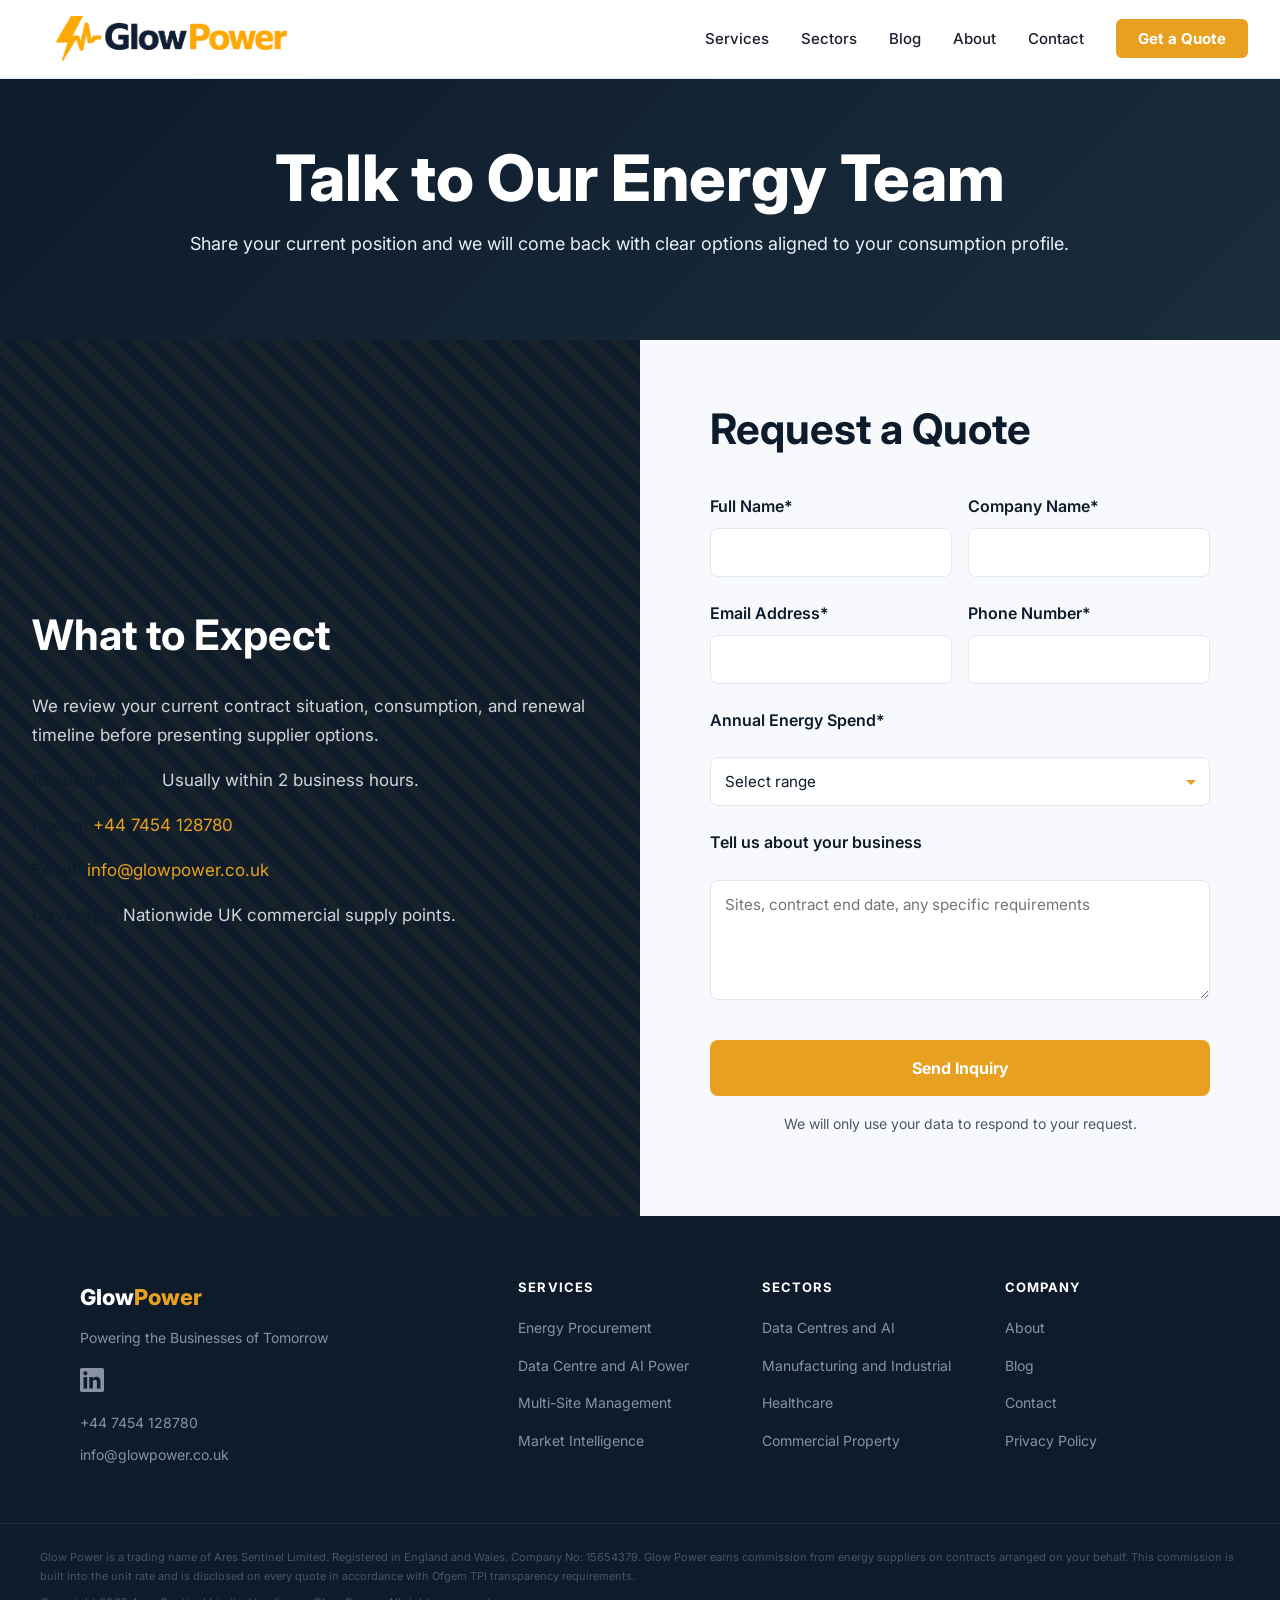
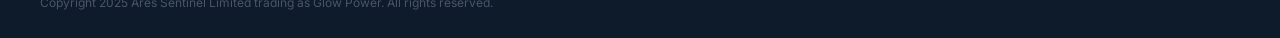
<file: contact.html>
<!DOCTYPE html>
<html lang="en">
<head>
<!-- Google tag (gtag.js) -->
<script async src="https://www.googletagmanager.com/gtag/js?id=G-9FMZVCMN0Y"></script>
<script>
  window.dataLayer = window.dataLayer || [];
  function gtag(){dataLayer.push(arguments);}
  gtag('js', new Date());

  gtag('config', 'G-9FMZVCMN0Y');
</script>
  <meta charset="UTF-8">
  <meta name="viewport" content="width=device-width, initial-scale=1.0">
  <title>Contact Glow Power | Energy Broker Inquiry</title>
  <meta name="description" content="Get in touch with Glow Power. Contact our team for energy procurement quotes, general inquiries, or support.">
  <meta name="robots" content="index, follow">
  <link rel="canonical" href="https://glowpower.co.uk/contact.html">
  <meta property="og:title" content="Contact Glow Power">
  <meta property="og:description" content="Get in touch with Glow Power for energy procurement quotes and support.">
  <link rel="icon" type="image/svg+xml" href="data:image/svg+xml,%3Csvg xmlns='http://www.w3.org/2000/svg' viewBox='0 0 100 100'%3E%3Ctext x='50' y='75' font-size='70' font-weight='bold' text-anchor='middle' fill='%23E8A020'%3E%E2%9A%A1%3C/text%3E%3C/svg%3E">
  <link rel="stylesheet" href="/css/style.css">
</head>
<body>

<nav>
  <div class="container">
    <a href="/" class="logo" aria-label="Glow Power Home">
      <img src="/assets/logo.png" alt="Glow Power">
    </a>
    <ul>
      <li><a href="/services.html">Services</a></li>
      <li><a href="/sectors.html">Sectors</a></li>
      <li><a href="/blog/">Blog</a></li>
      <li><a href="/about.html">About</a></li>
      <li><a href="/contact.html">Contact</a></li>
      <li><a href="#contact-form" class="cta-button">Get a Quote</a></li>
    </ul>
    <button class="hamburger" type="button" aria-label="Open menu">
      <span></span>
      <span></span>
      <span></span>
    </button>
  </div>
  <div class="mobile-menu">
    <a href="/services.html">Services</a>
    <a href="/sectors.html">Sectors</a>
    <a href="/blog/">Blog</a>
    <a href="/about.html">About</a>
    <a href="/contact.html">Contact</a>
    <a href="#contact-form" class="cta-button">Get a Quote</a>
  </div>
</nav>

<section class="detail-header">
  <div class="container-sm">
    <h1>Talk to Our Energy Team</h1>
    <p>Share your current position and we will come back with clear options aligned to your consumption profile.</p>
  </div>
</section>

<section class="cta-form" id="contact-form">
  <div class="form-left">
    <div class="container-sm">
      <h2>What to Expect</h2>
      <p>We review your current contract situation, consumption, and renewal timeline before presenting supplier options.</p>
      <p><strong>Response time:</strong> Usually within 2 business hours.</p>
      <p><strong>Phone:</strong> <a href="tel:+447454128780">+44 7454 128780</a></p>
      <p><strong>Email:</strong> <a href="mailto:info@glowpower.co.uk">info@glowpower.co.uk</a></p>
      <p><strong>Coverage:</strong> Nationwide UK commercial supply points.</p>
    </div>
  </div>
  <div class="form-right">
    <div class="form-container">
      <h2>Request a Quote</h2>
      <form action="https://api.web3forms.com/submit" method="POST" data-lead-form>
        <input type="hidden" name="access_key" value="86a21dcb-87ca-4cab-a9bd-fb2f7c8e55cb">
        <input type="hidden" name="subject" value="New inquiry from Glow Power website">
        <div class="form-group">
          <div>
            <label for="name">Full Name*</label>
            <input type="text" id="name" name="name" required>
          </div>
          <div>
            <label for="company">Company Name*</label>
            <input type="text" id="company" name="company" required>
          </div>
        </div>
        <div class="form-group">
          <div>
            <label for="email">Email Address*</label>
            <input type="email" id="email" name="email" required>
          </div>
          <div>
            <label for="phone">Phone Number*</label>
            <input type="tel" id="phone" name="phone" required>
          </div>
        </div>
        <div class="form-group full">
          <label for="spend">Annual Energy Spend*</label>
          <select id="spend" name="spend" required>
            <option value="">Select range</option>
            <option value="under-50k">Under GBP 50,000</option>
            <option value="50k-250k">GBP 50,000 - GBP 250,000</option>
            <option value="250k-1m">GBP 250,000 - GBP 1,000,000</option>
            <option value="1m-plus">GBP 1,000,000+</option>
          </select>
        </div>
        <div class="form-group full">
          <label for="message">Tell us about your business</label>
          <textarea id="message" name="message" placeholder="Sites, contract end date, any specific requirements"></textarea>
        </div>
        <button type="submit" class="form-submit">Send Inquiry</button>
      </form>
      <p style="text-align: center; margin-top: 1rem; color: #4A5568; font-size: 0.875rem;">We will only use your data to respond to your request.</p>
    </div>
  </div>
</section>

<footer>
  <div class="footer-main">
    <div class="footer-grid">
      <div class="footer-col footer-brand">
        <a href="/" class="footer-logo">
          <span class="logo-glow">Glow</span><span class="logo-power">Power</span>
        </a>
        <p class="footer-tagline">Powering the Businesses of Tomorrow</p>
        <div style="margin-top: 16px; margin-bottom: 12px;">
          <a href="https://www.linkedin.com/company/glow-power" aria-label="LinkedIn" class="social-link" target="_blank" rel="noopener noreferrer">
            <svg width="24" height="24" viewBox="0 0 24 24" fill="currentColor" aria-hidden="true">
              <path d="M20.447 20.452h-3.554v-5.569c0-1.328-.027-3.037-1.852-3.037-1.853 0-2.136 1.445-2.136 2.939v5.667H9.351V9h3.414v1.561h.046c.477-.9 1.637-1.85 3.37-1.85 3.601 0 4.267 2.37 4.267 5.455v6.286zM5.337 7.433a2.062 2.062 0 01-2.063-2.065 2.064 2.064 0 112.063 2.065zm1.782 13.019H3.555V9h3.564v11.452zM22.225 0H1.771C.792 0 0 .774 0 1.729v20.542C0 23.227.792 24 1.771 24h20.451C23.2 24 24 23.227 24 22.271V1.729C24 .774 23.2 0 22.222 0h.003z"></path>
            </svg>
          </a>
        </div>
        <p class="footer-contact-item"><a href="tel:+447454128780">+44 7454 128780</a></p>
        <p class="footer-contact-item"><a href="mailto:info@glowpower.co.uk">info@glowpower.co.uk</a></p>
      </div>

      <div class="footer-col">
        <h4>Services</h4>
        <ul>
          <li><a href="/services.html">Energy Procurement</a></li>
          <li><a href="/services.html">Data Centre and AI Power</a></li>
          <li><a href="/services.html">Multi-Site Management</a></li>
          <li><a href="/services.html">Market Intelligence</a></li>
        </ul>
      </div>

      <div class="footer-col">
        <h4>Sectors</h4>
        <ul>
          <li><a href="/sectors.html">Data Centres and AI</a></li>
          <li><a href="/sectors.html">Manufacturing and Industrial</a></li>
          <li><a href="/sectors.html">Healthcare</a></li>
          <li><a href="/sectors.html">Commercial Property</a></li>
        </ul>
      </div>

      <div class="footer-col">
        <h4>Company</h4>
        <ul>
          <li><a href="/about.html">About</a></li>
          <li><a href="/blog/">Blog</a></li>
          <li><a href="/contact.html">Contact</a></li>
          <li><a href="/privacy.html">Privacy Policy</a></li>
        </ul>
      </div>
    </div>
  </div>

  <div class="footer-bottom">
    <div class="footer-bottom-inner">
      <p class="footer-legal">Glow Power is a trading name of Ares Sentinel Limited. Registered in England and Wales. Company No: 15654379. Glow Power earns commission from energy suppliers on contracts arranged on your behalf. This commission is built into the unit rate and is disclosed on every quote in accordance with Ofgem TPI transparency requirements.</p>
      <p class="footer-copyright">Copyright 2025 Ares Sentinel Limited trading as Glow Power. All rights reserved.</p>
    </div>
  </div>
</footer>

<script src="/js/main.js"></script>
</body>
</html>
</file>
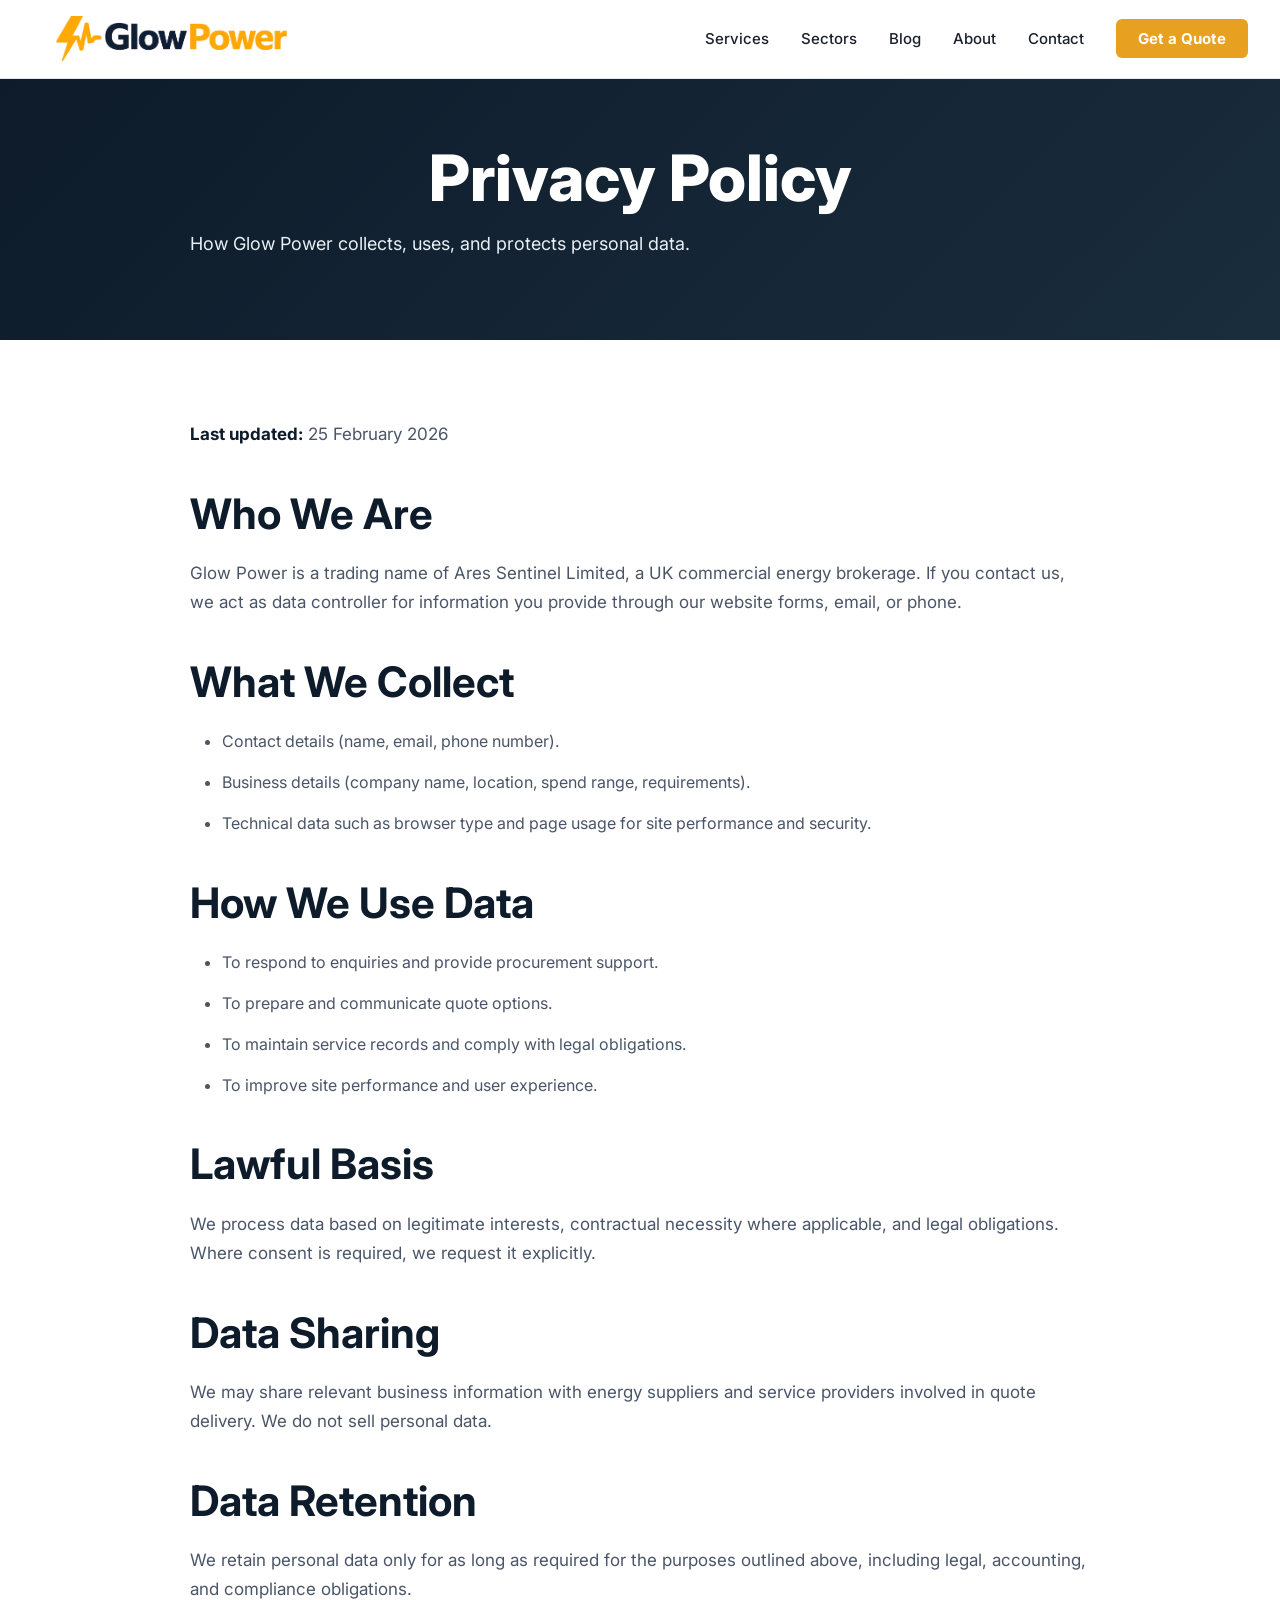
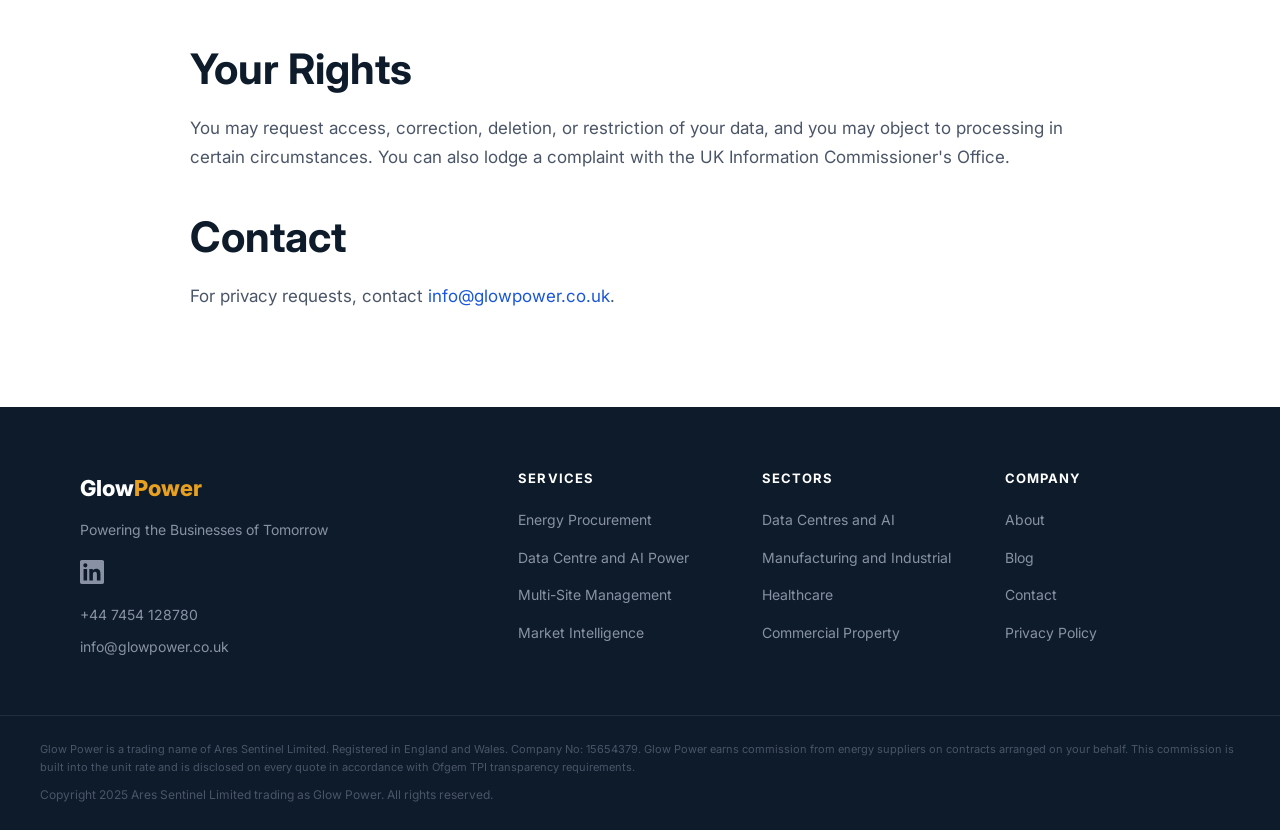
<file: privacy.html>
<!DOCTYPE html>
<html lang="en">
<head>
<!-- Google tag (gtag.js) -->
<script async src="https://www.googletagmanager.com/gtag/js?id=G-9FMZVCMN0Y"></script>
<script>
  window.dataLayer = window.dataLayer || [];
  function gtag(){dataLayer.push(arguments);}
  gtag('js', new Date());

  gtag('config', 'G-9FMZVCMN0Y');
</script>
  <meta charset="UTF-8">
  <meta name="viewport" content="width=device-width, initial-scale=1.0">
  <title>Privacy Policy | Glow Power</title>
  <meta name="description" content="Privacy policy for Glow Power. Information on how we handle your data and comply with GDPR.">
  <meta name="robots" content="index, follow">
  <link rel="canonical" href="https://glowpower.co.uk/privacy.html">
  <link rel="icon" type="image/svg+xml" href="data:image/svg+xml,%3Csvg xmlns='http://www.w3.org/2000/svg' viewBox='0 0 100 100'%3E%3Ctext x='50' y='75' font-size='70' font-weight='bold' text-anchor='middle' fill='%23E8A020'%3E%E2%9A%A1%3C/text%3E%3C/svg%3E">
  <link rel="stylesheet" href="/css/style.css">
</head>
<body>

<nav>
  <div class="container">
    <a href="/" class="logo" aria-label="Glow Power Home">
      <img src="/assets/logo.png" alt="Glow Power">
    </a>
    <ul>
      <li><a href="/services.html">Services</a></li>
      <li><a href="/sectors.html">Sectors</a></li>
      <li><a href="/blog/">Blog</a></li>
      <li><a href="/about.html">About</a></li>
      <li><a href="/contact.html">Contact</a></li>
      <li><a href="/contact.html#contact-form" class="cta-button">Get a Quote</a></li>
    </ul>
    <button class="hamburger" type="button" aria-label="Open menu">
      <span></span>
      <span></span>
      <span></span>
    </button>
  </div>
  <div class="mobile-menu">
    <a href="/services.html">Services</a>
    <a href="/sectors.html">Sectors</a>
    <a href="/blog/">Blog</a>
    <a href="/about.html">About</a>
    <a href="/contact.html">Contact</a>
    <a href="/contact.html#contact-form" class="cta-button">Get a Quote</a>
  </div>
</nav>

<section class="detail-header">
  <div class="container-sm">
    <h1>Privacy Policy</h1>
    <p>How Glow Power collects, uses, and protects personal data.</p>
  </div>
</section>

<section class="light">
  <div class="container-sm detail-content">
    <p><strong>Last updated:</strong> 25 February 2026</p>

    <h2>Who We Are</h2>
    <p>Glow Power is a trading name of Ares Sentinel Limited, a UK commercial energy brokerage. If you contact us, we act as data controller for information you provide through our website forms, email, or phone.</p>

    <h2>What We Collect</h2>
    <ul>
      <li>Contact details (name, email, phone number).</li>
      <li>Business details (company name, location, spend range, requirements).</li>
      <li>Technical data such as browser type and page usage for site performance and security.</li>
    </ul>

    <h2>How We Use Data</h2>
    <ul>
      <li>To respond to enquiries and provide procurement support.</li>
      <li>To prepare and communicate quote options.</li>
      <li>To maintain service records and comply with legal obligations.</li>
      <li>To improve site performance and user experience.</li>
    </ul>

    <h2>Lawful Basis</h2>
    <p>We process data based on legitimate interests, contractual necessity where applicable, and legal obligations. Where consent is required, we request it explicitly.</p>

    <h2>Data Sharing</h2>
    <p>We may share relevant business information with energy suppliers and service providers involved in quote delivery. We do not sell personal data.</p>

    <h2>Data Retention</h2>
    <p>We retain personal data only for as long as required for the purposes outlined above, including legal, accounting, and compliance obligations.</p>

    <h2>Your Rights</h2>
    <p>You may request access, correction, deletion, or restriction of your data, and you may object to processing in certain circumstances. You can also lodge a complaint with the UK Information Commissioner's Office.</p>

    <h2>Contact</h2>
    <p>For privacy requests, contact <a href="mailto:info@glowpower.co.uk">info@glowpower.co.uk</a>.</p>
  </div>
</section>

<footer>
  <div class="footer-main">
    <div class="footer-grid">
      <div class="footer-col footer-brand">
        <a href="/" class="footer-logo">
          <span class="logo-glow">Glow</span><span class="logo-power">Power</span>
        </a>
        <p class="footer-tagline">Powering the Businesses of Tomorrow</p>
        <div style="margin-top: 16px; margin-bottom: 12px;">
          <a href="https://www.linkedin.com/company/glow-power" aria-label="LinkedIn" class="social-link" target="_blank" rel="noopener noreferrer">
            <svg width="24" height="24" viewBox="0 0 24 24" fill="currentColor" aria-hidden="true">
              <path d="M20.447 20.452h-3.554v-5.569c0-1.328-.027-3.037-1.852-3.037-1.853 0-2.136 1.445-2.136 2.939v5.667H9.351V9h3.414v1.561h.046c.477-.9 1.637-1.85 3.37-1.85 3.601 0 4.267 2.37 4.267 5.455v6.286zM5.337 7.433a2.062 2.062 0 01-2.063-2.065 2.064 2.064 0 112.063 2.065zm1.782 13.019H3.555V9h3.564v11.452zM22.225 0H1.771C.792 0 0 .774 0 1.729v20.542C0 23.227.792 24 1.771 24h20.451C23.2 24 24 23.227 24 22.271V1.729C24 .774 23.2 0 22.222 0h.003z"></path>
            </svg>
          </a>
        </div>
        <p class="footer-contact-item"><a href="tel:+447454128780">+44 7454 128780</a></p>
        <p class="footer-contact-item"><a href="mailto:info@glowpower.co.uk">info@glowpower.co.uk</a></p>
      </div>

      <div class="footer-col">
        <h4>Services</h4>
        <ul>
          <li><a href="/services.html">Energy Procurement</a></li>
          <li><a href="/services.html">Data Centre and AI Power</a></li>
          <li><a href="/services.html">Multi-Site Management</a></li>
          <li><a href="/services.html">Market Intelligence</a></li>
        </ul>
      </div>

      <div class="footer-col">
        <h4>Sectors</h4>
        <ul>
          <li><a href="/sectors.html">Data Centres and AI</a></li>
          <li><a href="/sectors.html">Manufacturing and Industrial</a></li>
          <li><a href="/sectors.html">Healthcare</a></li>
          <li><a href="/sectors.html">Commercial Property</a></li>
        </ul>
      </div>

      <div class="footer-col">
        <h4>Company</h4>
        <ul>
          <li><a href="/about.html">About</a></li>
          <li><a href="/blog/">Blog</a></li>
          <li><a href="/contact.html">Contact</a></li>
          <li><a href="/privacy.html">Privacy Policy</a></li>
        </ul>
      </div>
    </div>
  </div>

  <div class="footer-bottom">
    <div class="footer-bottom-inner">
      <p class="footer-legal">Glow Power is a trading name of Ares Sentinel Limited. Registered in England and Wales. Company No: 15654379. Glow Power earns commission from energy suppliers on contracts arranged on your behalf. This commission is built into the unit rate and is disclosed on every quote in accordance with Ofgem TPI transparency requirements.</p>
      <p class="footer-copyright">Copyright 2025 Ares Sentinel Limited trading as Glow Power. All rights reserved.</p>
    </div>
  </div>
</footer>

<script src="/js/main.js"></script>
</body>
</html>
</file>
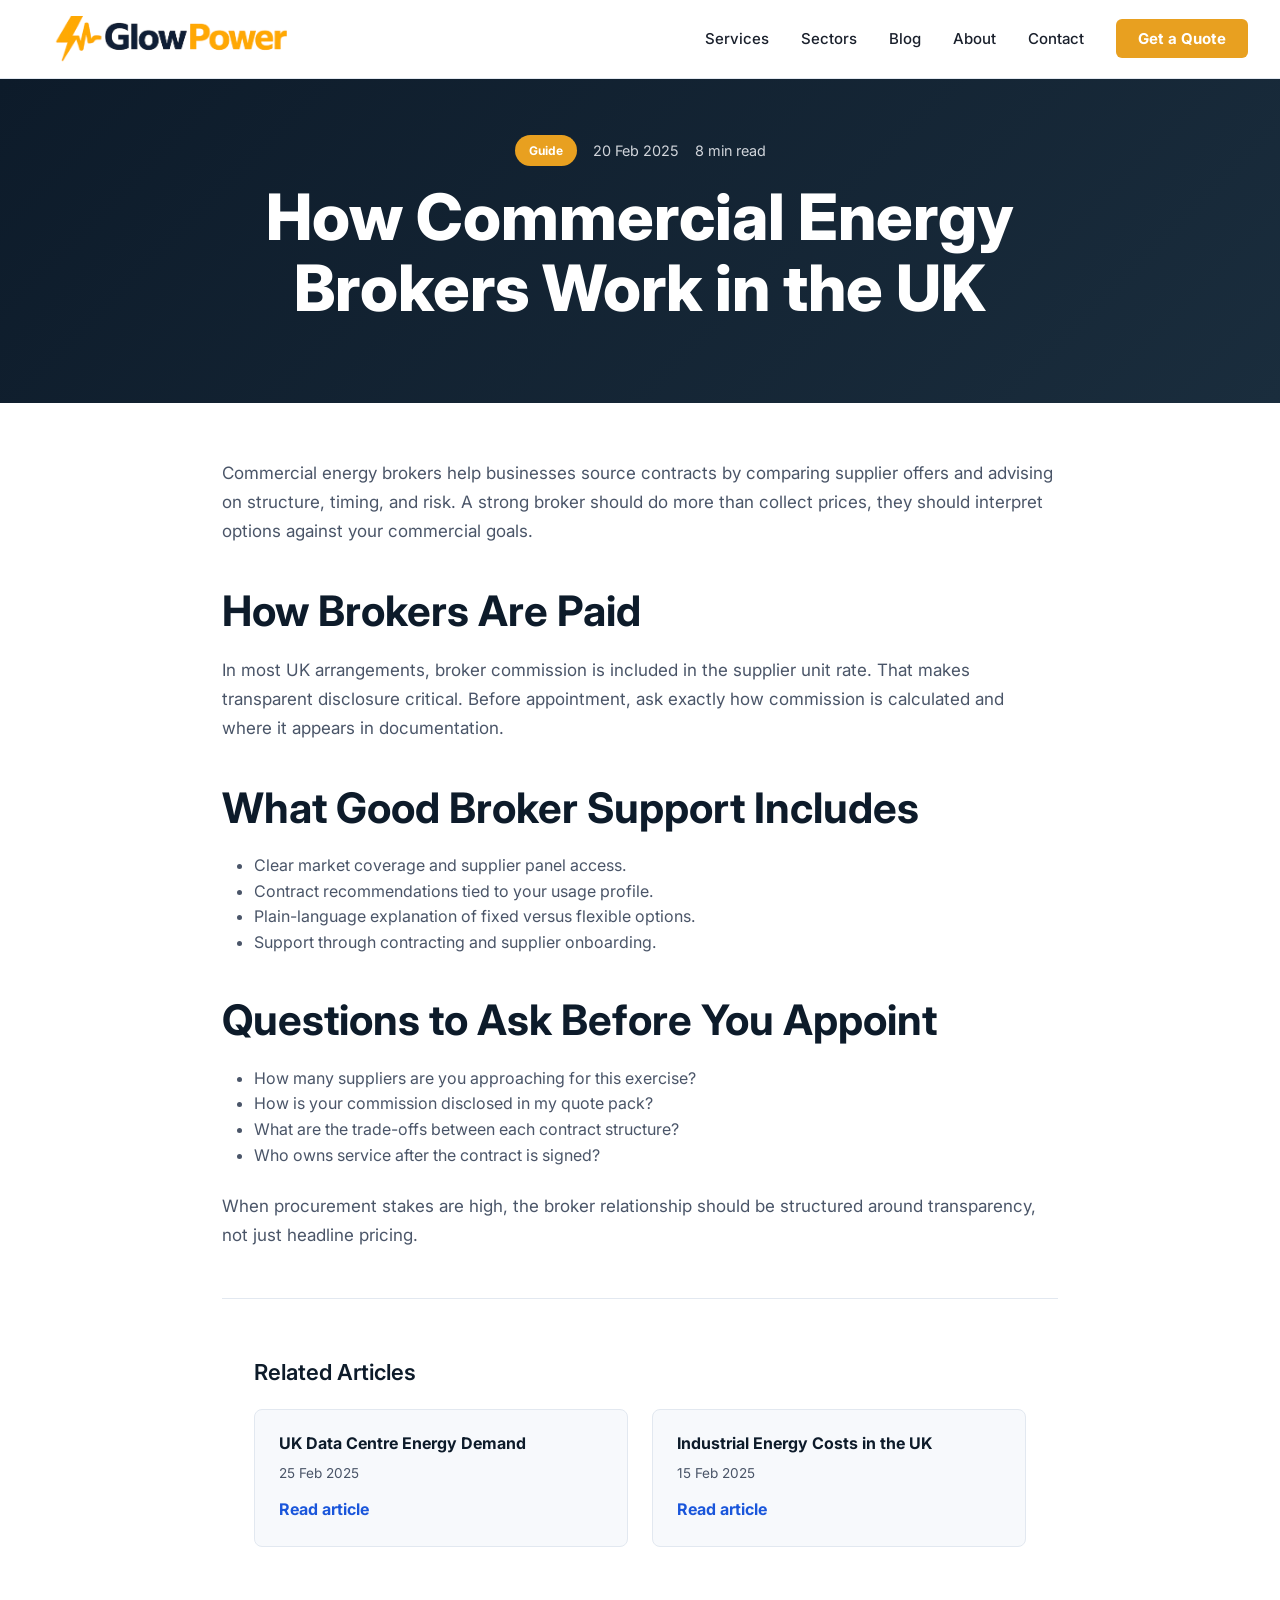
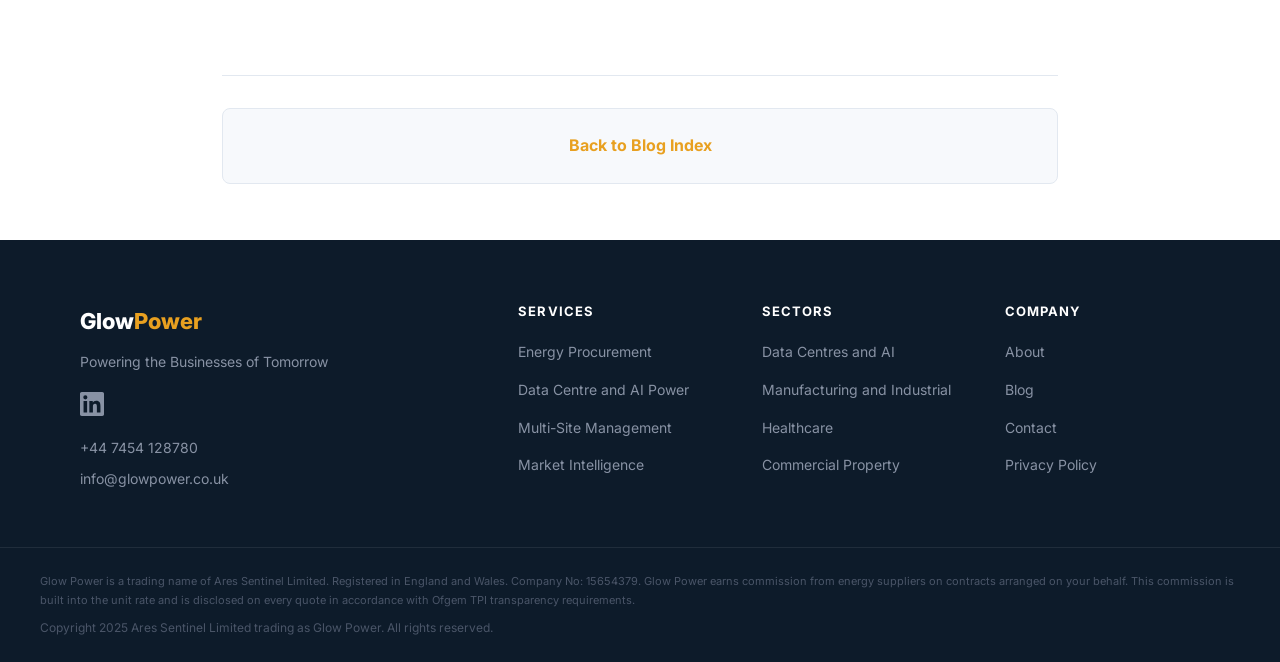
<file: blog/commercial-energy-broker-uk-guide.html>
<!DOCTYPE html>
<html lang="en">
<head>
<!-- Google tag (gtag.js) -->
<script async src="https://www.googletagmanager.com/gtag/js?id=G-9FMZVCMN0Y"></script>
<script>
  window.dataLayer = window.dataLayer || [];
  function gtag(){dataLayer.push(arguments);}
  gtag('js', new Date());

  gtag('config', 'G-9FMZVCMN0Y');
</script>
  <meta charset="UTF-8">
  <meta name="viewport" content="width=device-width, initial-scale=1.0">
  <title>How Commercial Energy Brokers Work in the UK | Glow Power Blog</title>
  <meta name="description" content="Understand how UK commercial energy brokers work, how commission is structured, and what businesses should ask before appointing a broker.">
  <meta name="robots" content="index, follow">
  <link rel="canonical" href="https://glowpower.co.uk/blog/commercial-energy-broker-uk-guide.html">
  <meta property="og:title" content="How Commercial Energy Brokers Work in the UK">
  <meta property="og:description" content="Understand how UK commercial energy brokers work, how commission is structured, and what businesses should ask before appointing a broker.">
  <meta property="og:type" content="article">
  <meta property="og:url" content="https://glowpower.co.uk/blog/commercial-energy-broker-uk-guide.html">
  <meta property="article:published_time" content="2025-02-20T09:00:00Z">
  <meta property="article:author" content="Glow Power Editorial Team">
  <meta property="article:section" content="Guide">
  <link rel="icon" type="image/svg+xml" href="data:image/svg+xml,%3Csvg xmlns='http://www.w3.org/2000/svg' viewBox='0 0 100 100'%3E%3Ctext x='50' y='75' font-size='70' font-weight='bold' text-anchor='middle' fill='%23E8A020'%3E%E2%9A%A1%3C/text%3E%3C/svg%3E">
  <link rel="stylesheet" href="/css/style.css">
</head>
<body>

<nav>
  <div class="container">
    <a href="/" class="logo" aria-label="Glow Power Home">
      <img src="/assets/logo.png" alt="Glow Power">
    </a>
    <ul>
      <li><a href="/services.html">Services</a></li>
      <li><a href="/sectors.html">Sectors</a></li>
      <li><a href="/blog/">Blog</a></li>
      <li><a href="/about.html">About</a></li>
      <li><a href="/contact.html">Contact</a></li>
      <li><a href="/contact.html#contact-form" class="cta-button">Get a Quote</a></li>
    </ul>
    <button class="hamburger" type="button" aria-label="Open menu">
      <span></span>
      <span></span>
      <span></span>
    </button>
  </div>
  <div class="mobile-menu">
    <a href="/services.html">Services</a>
    <a href="/sectors.html">Sectors</a>
    <a href="/blog/">Blog</a>
    <a href="/about.html">About</a>
    <a href="/contact.html">Contact</a>
    <a href="/contact.html#contact-form" class="cta-button">Get a Quote</a>
  </div>
</nav>

<header class="blog-post-header">
  <div class="container-sm">
    <div class="blog-post-meta">
      <span class="category">Guide</span>
      <span>20 Feb 2025</span>
      <span>8 min read</span>
    </div>
    <h1>How Commercial Energy Brokers Work in the UK</h1>
  </div>
</header>

<article class="blog-post-content">
  <p>Commercial energy brokers help businesses source contracts by comparing supplier offers and advising on structure, timing, and risk. A strong broker should do more than collect prices, they should interpret options against your commercial goals.</p>

  <h2>How Brokers Are Paid</h2>
  <p>In most UK arrangements, broker commission is included in the supplier unit rate. That makes transparent disclosure critical. Before appointment, ask exactly how commission is calculated and where it appears in documentation.</p>

  <h2>What Good Broker Support Includes</h2>
  <ul>
    <li>Clear market coverage and supplier panel access.</li>
    <li>Contract recommendations tied to your usage profile.</li>
    <li>Plain-language explanation of fixed versus flexible options.</li>
    <li>Support through contracting and supplier onboarding.</li>
  </ul>

  <h2>Questions to Ask Before You Appoint</h2>
  <ul>
    <li>How many suppliers are you approaching for this exercise?</li>
    <li>How is your commission disclosed in my quote pack?</li>
    <li>What are the trade-offs between each contract structure?</li>
    <li>Who owns service after the contract is signed?</li>
  </ul>

  <p>When procurement stakes are high, the broker relationship should be structured around transparency, not just headline pricing.</p>

  <section class="related-posts">
    <h3>Related Articles</h3>
    <div class="posts-list">
      <div class="post-item">
        <h4>UK Data Centre Energy Demand</h4>
        <p class="post-date">25 Feb 2025</p>
        <a href="/blog/uk-data-centre-energy-demand-2025.html">Read article</a>
      </div>
      <div class="post-item">
        <h4>Industrial Energy Costs in the UK</h4>
        <p class="post-date">15 Feb 2025</p>
        <a href="/blog/industrial-energy-costs-uk-2025.html">Read article</a>
      </div>
    </div>
  </section>

  <div class="post-navigation">
    <div class="post-nav-link">
      <a href="/blog/">Back to Blog Index</a>
    </div>
  </div>
</article>

<footer>
  <div class="footer-main">
    <div class="footer-grid">
      <div class="footer-col footer-brand">
        <a href="/" class="footer-logo">
          <span class="logo-glow">Glow</span><span class="logo-power">Power</span>
        </a>
        <p class="footer-tagline">Powering the Businesses of Tomorrow</p>
        <div style="margin-top: 16px; margin-bottom: 12px;">
          <a href="https://www.linkedin.com/company/glow-power" aria-label="LinkedIn" class="social-link" target="_blank" rel="noopener noreferrer">
            <svg width="24" height="24" viewBox="0 0 24 24" fill="currentColor" aria-hidden="true">
              <path d="M20.447 20.452h-3.554v-5.569c0-1.328-.027-3.037-1.852-3.037-1.853 0-2.136 1.445-2.136 2.939v5.667H9.351V9h3.414v1.561h.046c.477-.9 1.637-1.85 3.37-1.85 3.601 0 4.267 2.37 4.267 5.455v6.286zM5.337 7.433a2.062 2.062 0 01-2.063-2.065 2.064 2.064 0 112.063 2.065zm1.782 13.019H3.555V9h3.564v11.452zM22.225 0H1.771C.792 0 0 .774 0 1.729v20.542C0 23.227.792 24 1.771 24h20.451C23.2 24 24 23.227 24 22.271V1.729C24 .774 23.2 0 22.222 0h.003z"></path>
            </svg>
          </a>
        </div>
        <p class="footer-contact-item"><a href="tel:+447454128780">+44 7454 128780</a></p>
        <p class="footer-contact-item"><a href="mailto:info@glowpower.co.uk">info@glowpower.co.uk</a></p>
      </div>

      <div class="footer-col">
        <h4>Services</h4>
        <ul>
          <li><a href="/services.html">Energy Procurement</a></li>
          <li><a href="/services.html">Data Centre and AI Power</a></li>
          <li><a href="/services.html">Multi-Site Management</a></li>
          <li><a href="/services.html">Market Intelligence</a></li>
        </ul>
      </div>

      <div class="footer-col">
        <h4>Sectors</h4>
        <ul>
          <li><a href="/sectors.html">Data Centres and AI</a></li>
          <li><a href="/sectors.html">Manufacturing and Industrial</a></li>
          <li><a href="/sectors.html">Healthcare</a></li>
          <li><a href="/sectors.html">Commercial Property</a></li>
        </ul>
      </div>

      <div class="footer-col">
        <h4>Company</h4>
        <ul>
          <li><a href="/about.html">About</a></li>
          <li><a href="/blog/">Blog</a></li>
          <li><a href="/contact.html">Contact</a></li>
          <li><a href="/privacy.html">Privacy Policy</a></li>
        </ul>
      </div>
    </div>
  </div>

  <div class="footer-bottom">
    <div class="footer-bottom-inner">
      <p class="footer-legal">Glow Power is a trading name of Ares Sentinel Limited. Registered in England and Wales. Company No: 15654379. Glow Power earns commission from energy suppliers on contracts arranged on your behalf. This commission is built into the unit rate and is disclosed on every quote in accordance with Ofgem TPI transparency requirements.</p>
      <p class="footer-copyright">Copyright 2025 Ares Sentinel Limited trading as Glow Power. All rights reserved.</p>
    </div>
  </div>
</footer>

<script src="/js/main.js"></script>
</body>
</html>
</file>
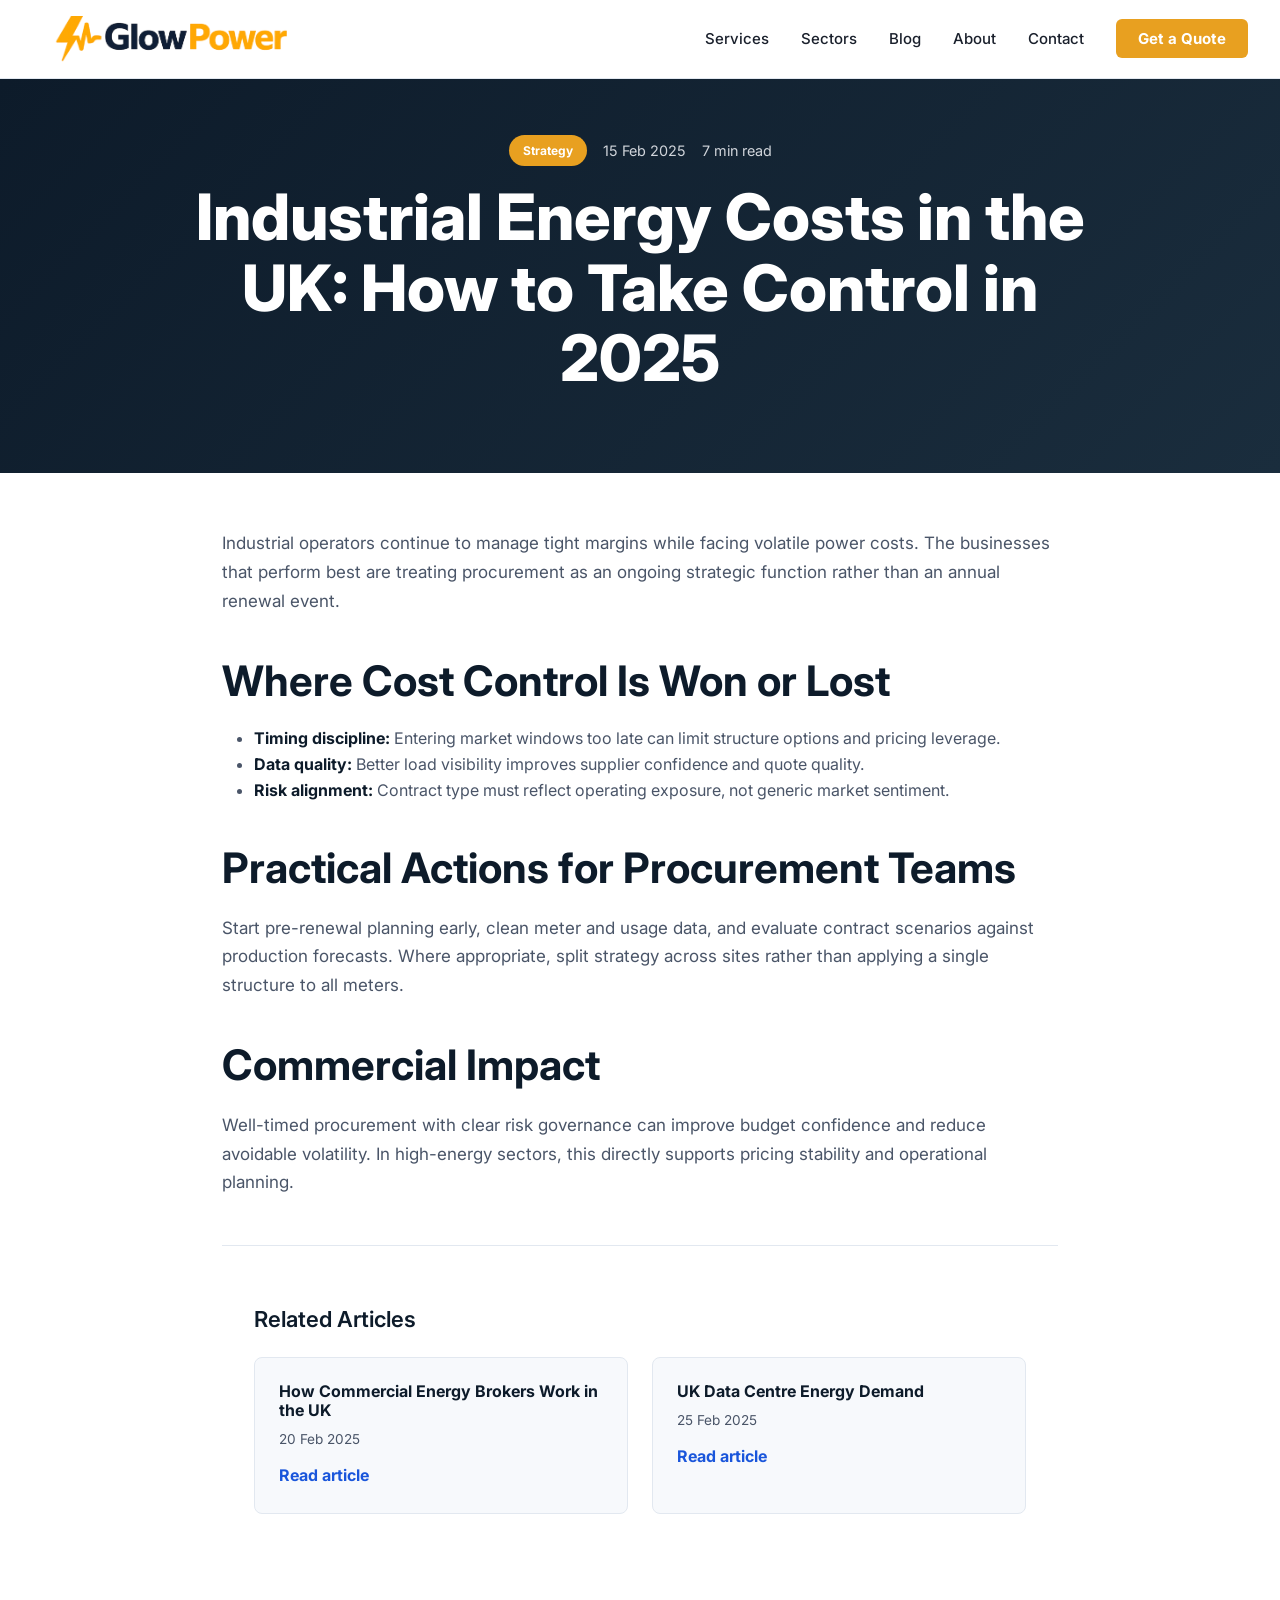
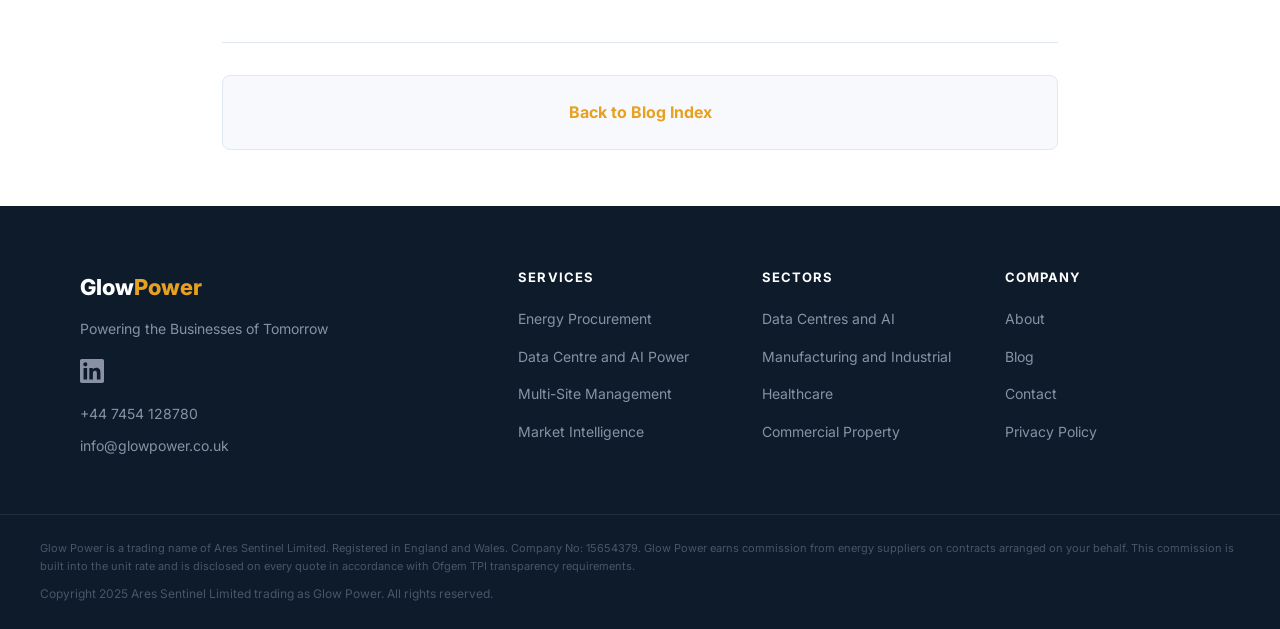
<file: blog/industrial-energy-costs-uk-2025.html>
<!DOCTYPE html>
<html lang="en">
<head>
<!-- Google tag (gtag.js) -->
<script async src="https://www.googletagmanager.com/gtag/js?id=G-9FMZVCMN0Y"></script>
<script>
  window.dataLayer = window.dataLayer || [];
  function gtag(){dataLayer.push(arguments);}
  gtag('js', new Date());

  gtag('config', 'G-9FMZVCMN0Y');
</script>
  <meta charset="UTF-8">
  <meta name="viewport" content="width=device-width, initial-scale=1.0">
  <title>Industrial Energy Costs in the UK: How to Take Control in 2025 | Glow Power Blog</title>
  <meta name="description" content="Industrial energy users can reduce exposure and improve cost control with stronger contract strategy, data-led buying, and procurement discipline.">
  <meta name="robots" content="index, follow">
  <link rel="canonical" href="https://glowpower.co.uk/blog/industrial-energy-costs-uk-2025.html">
  <meta property="og:title" content="Industrial Energy Costs in the UK: How to Take Control in 2025">
  <meta property="og:description" content="Industrial energy users can reduce exposure and improve cost control with stronger contract strategy, data-led buying, and procurement discipline.">
  <meta property="og:type" content="article">
  <meta property="og:url" content="https://glowpower.co.uk/blog/industrial-energy-costs-uk-2025.html">
  <meta property="article:published_time" content="2025-02-15T09:00:00Z">
  <meta property="article:author" content="Glow Power Editorial Team">
  <meta property="article:section" content="Strategy">
  <link rel="icon" type="image/svg+xml" href="data:image/svg+xml,%3Csvg xmlns='http://www.w3.org/2000/svg' viewBox='0 0 100 100'%3E%3Ctext x='50' y='75' font-size='70' font-weight='bold' text-anchor='middle' fill='%23E8A020'%3E%E2%9A%A1%3C/text%3E%3C/svg%3E">
  <link rel="stylesheet" href="/css/style.css">
</head>
<body>

<nav>
  <div class="container">
    <a href="/" class="logo" aria-label="Glow Power Home">
      <img src="/assets/logo.png" alt="Glow Power">
    </a>
    <ul>
      <li><a href="/services.html">Services</a></li>
      <li><a href="/sectors.html">Sectors</a></li>
      <li><a href="/blog/">Blog</a></li>
      <li><a href="/about.html">About</a></li>
      <li><a href="/contact.html">Contact</a></li>
      <li><a href="/contact.html#contact-form" class="cta-button">Get a Quote</a></li>
    </ul>
    <button class="hamburger" type="button" aria-label="Open menu">
      <span></span>
      <span></span>
      <span></span>
    </button>
  </div>
  <div class="mobile-menu">
    <a href="/services.html">Services</a>
    <a href="/sectors.html">Sectors</a>
    <a href="/blog/">Blog</a>
    <a href="/about.html">About</a>
    <a href="/contact.html">Contact</a>
    <a href="/contact.html#contact-form" class="cta-button">Get a Quote</a>
  </div>
</nav>

<header class="blog-post-header">
  <div class="container-sm">
    <div class="blog-post-meta">
      <span class="category">Strategy</span>
      <span>15 Feb 2025</span>
      <span>7 min read</span>
    </div>
    <h1>Industrial Energy Costs in the UK: How to Take Control in 2025</h1>
  </div>
</header>

<article class="blog-post-content">
  <p>Industrial operators continue to manage tight margins while facing volatile power costs. The businesses that perform best are treating procurement as an ongoing strategic function rather than an annual renewal event.</p>

  <h2>Where Cost Control Is Won or Lost</h2>
  <ul>
    <li><strong>Timing discipline:</strong> Entering market windows too late can limit structure options and pricing leverage.</li>
    <li><strong>Data quality:</strong> Better load visibility improves supplier confidence and quote quality.</li>
    <li><strong>Risk alignment:</strong> Contract type must reflect operating exposure, not generic market sentiment.</li>
  </ul>

  <h2>Practical Actions for Procurement Teams</h2>
  <p>Start pre-renewal planning early, clean meter and usage data, and evaluate contract scenarios against production forecasts. Where appropriate, split strategy across sites rather than applying a single structure to all meters.</p>

  <h2>Commercial Impact</h2>
  <p>Well-timed procurement with clear risk governance can improve budget confidence and reduce avoidable volatility. In high-energy sectors, this directly supports pricing stability and operational planning.</p>

  <section class="related-posts">
    <h3>Related Articles</h3>
    <div class="posts-list">
      <div class="post-item">
        <h4>How Commercial Energy Brokers Work in the UK</h4>
        <p class="post-date">20 Feb 2025</p>
        <a href="/blog/commercial-energy-broker-uk-guide.html">Read article</a>
      </div>
      <div class="post-item">
        <h4>UK Data Centre Energy Demand</h4>
        <p class="post-date">25 Feb 2025</p>
        <a href="/blog/uk-data-centre-energy-demand-2025.html">Read article</a>
      </div>
    </div>
  </section>

  <div class="post-navigation">
    <div class="post-nav-link">
      <a href="/blog/">Back to Blog Index</a>
    </div>
  </div>
</article>

<footer>
  <div class="footer-main">
    <div class="footer-grid">
      <div class="footer-col footer-brand">
        <a href="/" class="footer-logo">
          <span class="logo-glow">Glow</span><span class="logo-power">Power</span>
        </a>
        <p class="footer-tagline">Powering the Businesses of Tomorrow</p>
        <div style="margin-top: 16px; margin-bottom: 12px;">
          <a href="https://www.linkedin.com/company/glow-power" aria-label="LinkedIn" class="social-link" target="_blank" rel="noopener noreferrer">
            <svg width="24" height="24" viewBox="0 0 24 24" fill="currentColor" aria-hidden="true">
              <path d="M20.447 20.452h-3.554v-5.569c0-1.328-.027-3.037-1.852-3.037-1.853 0-2.136 1.445-2.136 2.939v5.667H9.351V9h3.414v1.561h.046c.477-.9 1.637-1.85 3.37-1.85 3.601 0 4.267 2.37 4.267 5.455v6.286zM5.337 7.433a2.062 2.062 0 01-2.063-2.065 2.064 2.064 0 112.063 2.065zm1.782 13.019H3.555V9h3.564v11.452zM22.225 0H1.771C.792 0 0 .774 0 1.729v20.542C0 23.227.792 24 1.771 24h20.451C23.2 24 24 23.227 24 22.271V1.729C24 .774 23.2 0 22.222 0h.003z"></path>
            </svg>
          </a>
        </div>
        <p class="footer-contact-item"><a href="tel:+447454128780">+44 7454 128780</a></p>
        <p class="footer-contact-item"><a href="mailto:info@glowpower.co.uk">info@glowpower.co.uk</a></p>
      </div>

      <div class="footer-col">
        <h4>Services</h4>
        <ul>
          <li><a href="/services.html">Energy Procurement</a></li>
          <li><a href="/services.html">Data Centre and AI Power</a></li>
          <li><a href="/services.html">Multi-Site Management</a></li>
          <li><a href="/services.html">Market Intelligence</a></li>
        </ul>
      </div>

      <div class="footer-col">
        <h4>Sectors</h4>
        <ul>
          <li><a href="/sectors.html">Data Centres and AI</a></li>
          <li><a href="/sectors.html">Manufacturing and Industrial</a></li>
          <li><a href="/sectors.html">Healthcare</a></li>
          <li><a href="/sectors.html">Commercial Property</a></li>
        </ul>
      </div>

      <div class="footer-col">
        <h4>Company</h4>
        <ul>
          <li><a href="/about.html">About</a></li>
          <li><a href="/blog/">Blog</a></li>
          <li><a href="/contact.html">Contact</a></li>
          <li><a href="/privacy.html">Privacy Policy</a></li>
        </ul>
      </div>
    </div>
  </div>

  <div class="footer-bottom">
    <div class="footer-bottom-inner">
      <p class="footer-legal">Glow Power is a trading name of Ares Sentinel Limited. Registered in England and Wales. Company No: 15654379. Glow Power earns commission from energy suppliers on contracts arranged on your behalf. This commission is built into the unit rate and is disclosed on every quote in accordance with Ofgem TPI transparency requirements.</p>
      <p class="footer-copyright">Copyright 2025 Ares Sentinel Limited trading as Glow Power. All rights reserved.</p>
    </div>
  </div>
</footer>

<script src="/js/main.js"></script>
</body>
</html>
</file>
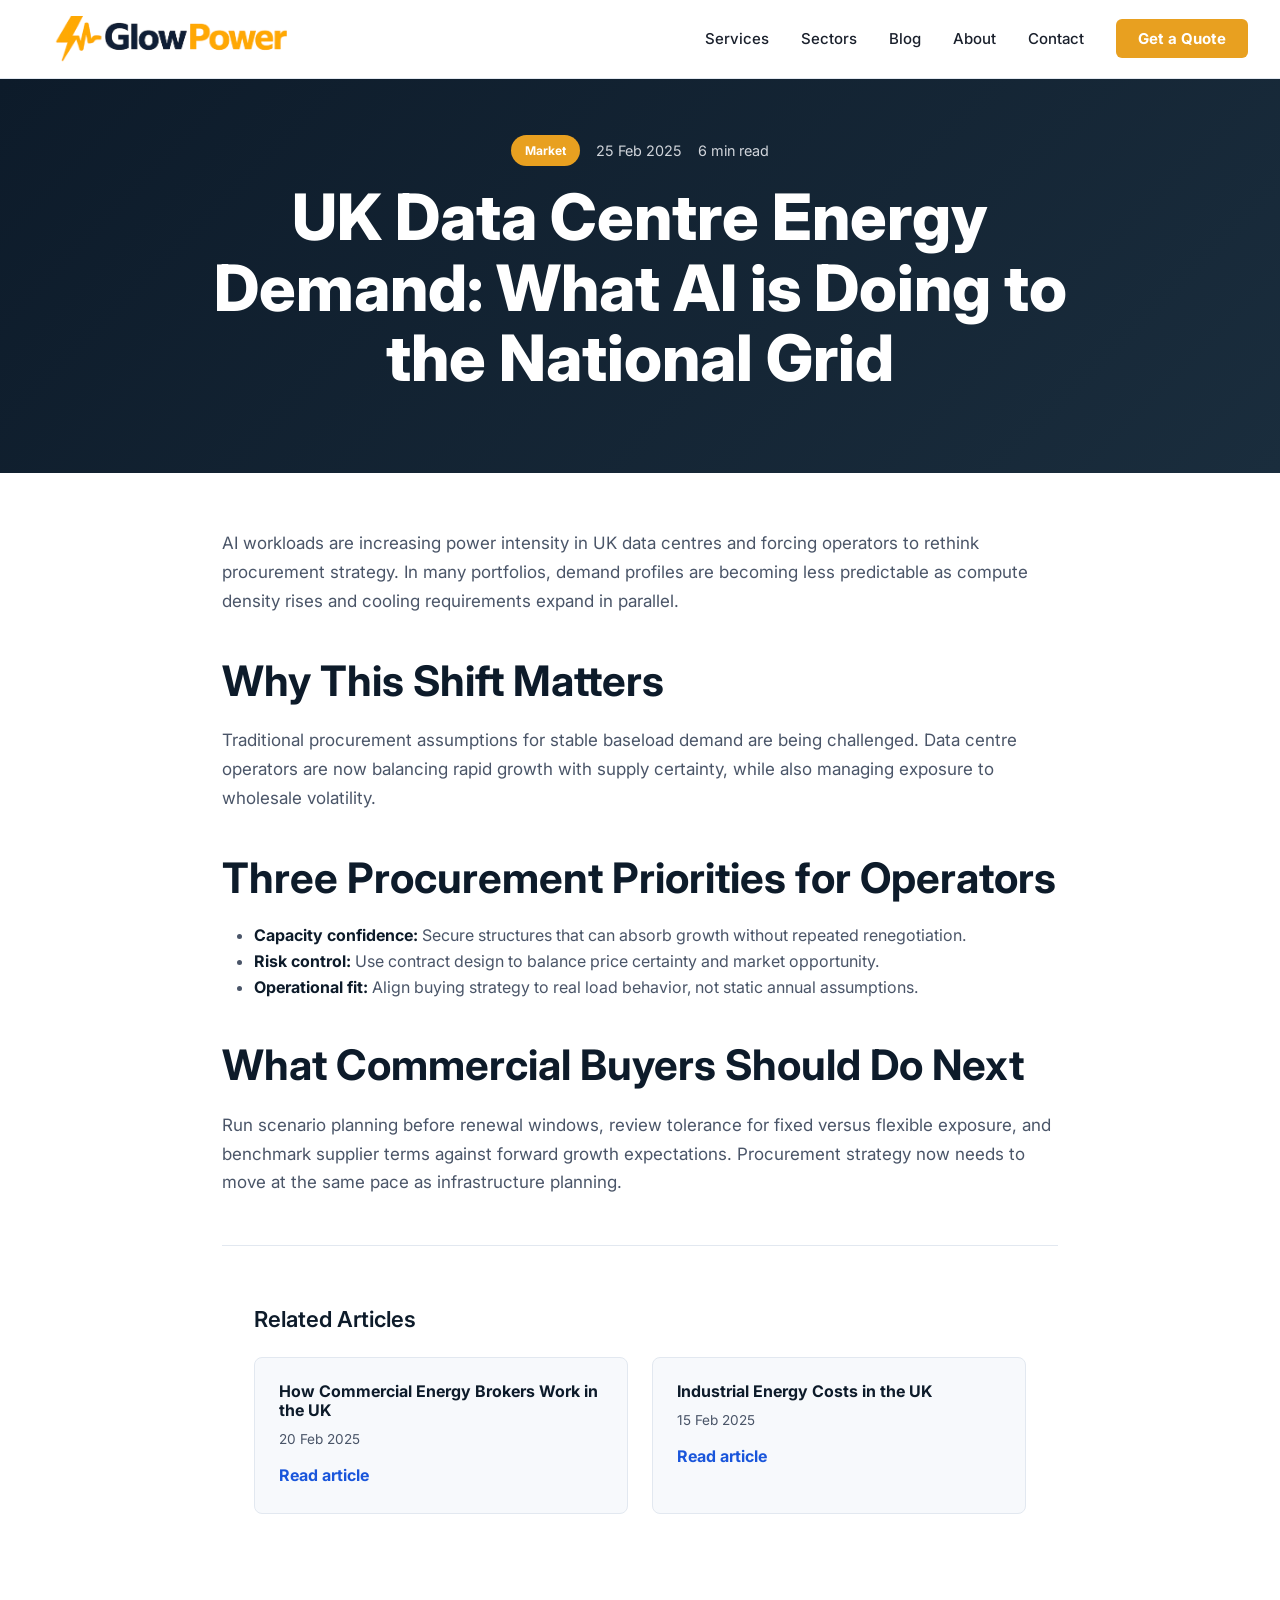
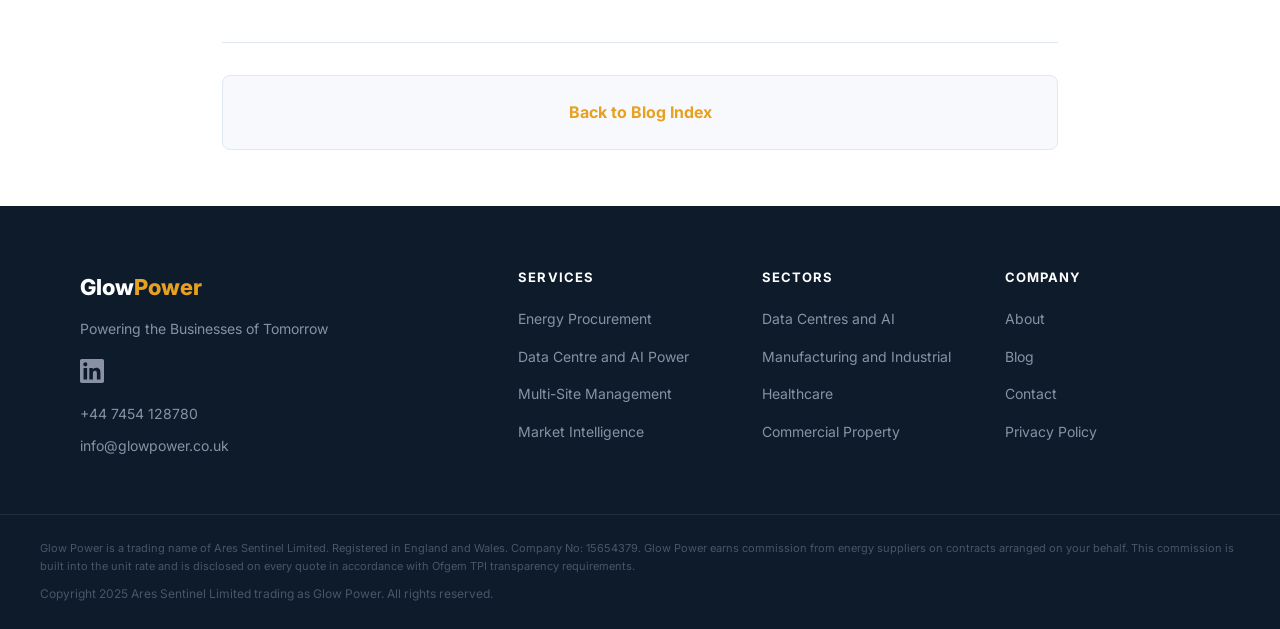
<file: blog/uk-data-centre-energy-demand-2025.html>
<!DOCTYPE html>
<html lang="en">
<head>
<!-- Google tag (gtag.js) -->
<script async src="https://www.googletagmanager.com/gtag/js?id=G-9FMZVCMN0Y"></script>
<script>
  window.dataLayer = window.dataLayer || [];
  function gtag(){dataLayer.push(arguments);}
  gtag('js', new Date());

  gtag('config', 'G-9FMZVCMN0Y');
</script>
  <meta charset="UTF-8">
  <meta name="viewport" content="width=device-width, initial-scale=1.0">
  <title>UK Data Centre Energy Demand: What AI is Doing to the National Grid | Glow Power Blog</title>
  <meta name="description" content="The AI revolution is driving unprecedented energy demand in UK data centres. Explore the implications for the national grid, power procurement, and business strategy.">
  <meta name="robots" content="index, follow">
  <link rel="canonical" href="https://glowpower.co.uk/blog/uk-data-centre-energy-demand-2025.html">
  <meta property="og:title" content="UK Data Centre Energy Demand: What AI is Doing to the National Grid">
  <meta property="og:description" content="The AI revolution is driving unprecedented energy demand in UK data centres. Explore the implications for the national grid, power procurement, and business strategy.">
  <meta property="og:type" content="article">
  <meta property="og:url" content="https://glowpower.co.uk/blog/uk-data-centre-energy-demand-2025.html">
  <meta property="article:published_time" content="2025-02-25T09:00:00Z">
  <meta property="article:author" content="Glow Power Editorial Team">
  <meta property="article:section" content="Market Analysis">
  <link rel="icon" type="image/svg+xml" href="data:image/svg+xml,%3Csvg xmlns='http://www.w3.org/2000/svg' viewBox='0 0 100 100'%3E%3Ctext x='50' y='75' font-size='70' font-weight='bold' text-anchor='middle' fill='%23E8A020'%3E%E2%9A%A1%3C/text%3E%3C/svg%3E">
  <link rel="stylesheet" href="/css/style.css">
  <script type="application/ld+json">
  {
    "@context": "https://schema.org",
    "@type": "BlogPosting",
    "headline": "UK Data Centre Energy Demand: What AI is Doing to the National Grid",
    "description": "The AI revolution is driving unprecedented energy demand in UK data centres. Explore the implications for the national grid, power procurement, and business strategy.",
    "datePublished": "2025-02-25T09:00:00Z",
    "dateModified": "2025-02-25T09:00:00Z",
    "author": {
      "@type": "Organization",
      "name": "Glow Power"
    },
    "publisher": {
      "@type": "Organization",
      "name": "Glow Power"
    }
  }
  </script>
</head>
<body>

<nav>
  <div class="container">
    <a href="/" class="logo" aria-label="Glow Power Home">
      <img src="/assets/logo.png" alt="Glow Power">
    </a>
    <ul>
      <li><a href="/services.html">Services</a></li>
      <li><a href="/sectors.html">Sectors</a></li>
      <li><a href="/blog/">Blog</a></li>
      <li><a href="/about.html">About</a></li>
      <li><a href="/contact.html">Contact</a></li>
      <li><a href="/contact.html#contact-form" class="cta-button">Get a Quote</a></li>
    </ul>
    <button class="hamburger" type="button" aria-label="Open menu">
      <span></span>
      <span></span>
      <span></span>
    </button>
  </div>
  <div class="mobile-menu">
    <a href="/services.html">Services</a>
    <a href="/sectors.html">Sectors</a>
    <a href="/blog/">Blog</a>
    <a href="/about.html">About</a>
    <a href="/contact.html">Contact</a>
    <a href="/contact.html#contact-form" class="cta-button">Get a Quote</a>
  </div>
</nav>

<header class="blog-post-header">
  <div class="container-sm">
    <div class="blog-post-meta">
      <span class="category">Market</span>
      <span>25 Feb 2025</span>
      <span>6 min read</span>
    </div>
    <h1>UK Data Centre Energy Demand: What AI is Doing to the National Grid</h1>
  </div>
</header>

<article class="blog-post-content">
  <p>AI workloads are increasing power intensity in UK data centres and forcing operators to rethink procurement strategy. In many portfolios, demand profiles are becoming less predictable as compute density rises and cooling requirements expand in parallel.</p>

  <h2>Why This Shift Matters</h2>
  <p>Traditional procurement assumptions for stable baseload demand are being challenged. Data centre operators are now balancing rapid growth with supply certainty, while also managing exposure to wholesale volatility.</p>

  <h2>Three Procurement Priorities for Operators</h2>
  <ul>
    <li><strong>Capacity confidence:</strong> Secure structures that can absorb growth without repeated renegotiation.</li>
    <li><strong>Risk control:</strong> Use contract design to balance price certainty and market opportunity.</li>
    <li><strong>Operational fit:</strong> Align buying strategy to real load behavior, not static annual assumptions.</li>
  </ul>

  <h2>What Commercial Buyers Should Do Next</h2>
  <p>Run scenario planning before renewal windows, review tolerance for fixed versus flexible exposure, and benchmark supplier terms against forward growth expectations. Procurement strategy now needs to move at the same pace as infrastructure planning.</p>

  <section class="related-posts">
    <h3>Related Articles</h3>
    <div class="posts-list">
      <div class="post-item">
        <h4>How Commercial Energy Brokers Work in the UK</h4>
        <p class="post-date">20 Feb 2025</p>
        <a href="/blog/commercial-energy-broker-uk-guide.html">Read article</a>
      </div>
      <div class="post-item">
        <h4>Industrial Energy Costs in the UK</h4>
        <p class="post-date">15 Feb 2025</p>
        <a href="/blog/industrial-energy-costs-uk-2025.html">Read article</a>
      </div>
    </div>
  </section>

  <div class="post-navigation">
    <div class="post-nav-link">
      <a href="/blog/">Back to Blog Index</a>
    </div>
  </div>
</article>

<footer>
  <div class="footer-main">
    <div class="footer-grid">
      <div class="footer-col footer-brand">
        <a href="/" class="footer-logo">
          <span class="logo-glow">Glow</span><span class="logo-power">Power</span>
        </a>
        <p class="footer-tagline">Powering the Businesses of Tomorrow</p>
        <div style="margin-top: 16px; margin-bottom: 12px;">
          <a href="https://www.linkedin.com/company/glow-power" aria-label="LinkedIn" class="social-link" target="_blank" rel="noopener noreferrer">
            <svg width="24" height="24" viewBox="0 0 24 24" fill="currentColor" aria-hidden="true">
              <path d="M20.447 20.452h-3.554v-5.569c0-1.328-.027-3.037-1.852-3.037-1.853 0-2.136 1.445-2.136 2.939v5.667H9.351V9h3.414v1.561h.046c.477-.9 1.637-1.85 3.37-1.85 3.601 0 4.267 2.37 4.267 5.455v6.286zM5.337 7.433a2.062 2.062 0 01-2.063-2.065 2.064 2.064 0 112.063 2.065zm1.782 13.019H3.555V9h3.564v11.452zM22.225 0H1.771C.792 0 0 .774 0 1.729v20.542C0 23.227.792 24 1.771 24h20.451C23.2 24 24 23.227 24 22.271V1.729C24 .774 23.2 0 22.222 0h.003z"></path>
            </svg>
          </a>
        </div>
        <p class="footer-contact-item"><a href="tel:+447454128780">+44 7454 128780</a></p>
        <p class="footer-contact-item"><a href="mailto:info@glowpower.co.uk">info@glowpower.co.uk</a></p>
      </div>

      <div class="footer-col">
        <h4>Services</h4>
        <ul>
          <li><a href="/services.html">Energy Procurement</a></li>
          <li><a href="/services.html">Data Centre and AI Power</a></li>
          <li><a href="/services.html">Multi-Site Management</a></li>
          <li><a href="/services.html">Market Intelligence</a></li>
        </ul>
      </div>

      <div class="footer-col">
        <h4>Sectors</h4>
        <ul>
          <li><a href="/sectors.html">Data Centres and AI</a></li>
          <li><a href="/sectors.html">Manufacturing and Industrial</a></li>
          <li><a href="/sectors.html">Healthcare</a></li>
          <li><a href="/sectors.html">Commercial Property</a></li>
        </ul>
      </div>

      <div class="footer-col">
        <h4>Company</h4>
        <ul>
          <li><a href="/about.html">About</a></li>
          <li><a href="/blog/">Blog</a></li>
          <li><a href="/contact.html">Contact</a></li>
          <li><a href="/privacy.html">Privacy Policy</a></li>
        </ul>
      </div>
    </div>
  </div>

  <div class="footer-bottom">
    <div class="footer-bottom-inner">
      <p class="footer-legal">Glow Power is a trading name of Ares Sentinel Limited. Registered in England and Wales. Company No: 15654379. Glow Power earns commission from energy suppliers on contracts arranged on your behalf. This commission is built into the unit rate and is disclosed on every quote in accordance with Ofgem TPI transparency requirements.</p>
      <p class="footer-copyright">Copyright 2025 Ares Sentinel Limited trading as Glow Power. All rights reserved.</p>
    </div>
  </div>
</footer>

<script src="/js/main.js"></script>
</body>
</html>
</file>
<file: css/style.css>
@import url('https://fonts.googleapis.com/css2?family=Inter:wght@400;500;600;700;800&display=swap');
* {
  margin: 0;
  padding: 0;
  box-sizing: border-box;
}
html {
  scroll-behavior: smooth;
}
body {
  font-family: 'Inter', -apple-system, BlinkMacSystemFont, 'Segoe UI', sans-serif;
  background-color: #FFFFFF;
  color: #1A202C;
  line-height: 1.6;
  display: flex;
  flex-direction: column;
  min-height: 100vh;
}
img {
  max-width: 100%;
  height: auto;
  display: block;
}
a {
  color: #1A56DB;
  text-decoration: none;
  transition: all 0.3s ease;
}
button {
  font-family: 'Inter', -apple-system, BlinkMacSystemFont, 'Segoe UI', sans-serif;
  cursor: pointer;
  border: none;
  transition: all 0.3s ease;
}
h1, h2, h3, h4, h5, h6 {
  line-height: 1.2;
  margin-bottom: 1rem;
  color: #0D1B2A;
  font-weight: 700;
}
h1 {
  font-size: clamp(2.25rem, 8vw, 4rem);
  line-height: 1.1;
  font-weight: 800;
}
h2 {
  font-size: clamp(1.75rem, 5vw, 2.625rem);
  font-weight: 700;
}
h3 {
  font-size: 1.375rem;
  font-weight: 600;
}
p {
  margin-bottom: 1rem;
  color: #4A5568;
  font-size: 1.0625rem;
  line-height: 1.7;
  text-align: left;
}
strong {
  color: #0D1B2A;
  font-weight: 700;
}
.text-gradient {
  background: linear-gradient(135deg, #FFFFFF 0%, #E8A020 100%);
  -webkit-background-clip: text;
  -webkit-text-fill-color: transparent;
  background-clip: text;
}
section {
  padding: 5rem 2rem;
}
section.light {
  background-color: #FFFFFF;
}
section.light-grey {
  background-color: #F7F9FC;
  border-top: 1px solid #E2E8F0;
  border-bottom: 1px solid #E2E8F0;
}
section.dark {
  background-color: #0D1B2A;
}
section.dark p, section.dark h2, section.dark h3 {
  color: #FFFFFF;
}
section.dark p {
  color: #D1D5DB;
}
section.dark strong {
  color: #FFFFFF;
}
.container {
  max-width: 1200px;
  margin: 0 auto;
}
.container-sm {
  max-width: 900px;
  margin: 0 auto;
}

/* NAVBAR */
nav {
  position: sticky;
  top: 0;
  z-index: 1000;
  background-color: #FFFFFF;
  border-bottom: 1px solid #E2E8F0;
  padding: 1rem 2rem;
  box-shadow: 0 0 0 rgba(0, 0, 0, 0);
  transition: box-shadow 0.3s ease;
}
nav.scrolled {
  box-shadow: 0 2px 20px rgba(0, 0, 0, 0.08);
}
nav .container {
  display: flex;
  justify-content: space-between;
  align-items: center;
  max-width: 1400px;
}
nav .logo {
  font-size: 1.5rem;
  font-weight: 800;
  display: flex;
  align-items: center;
  gap: 0.5rem;
  color: #0D1B2A;
  flex-shrink: 0;
}
nav .logo img {
  width: 375px;
  height: 56px;
  object-fit: cover;
  object-position: center;
  display: block;
}
nav .logo .glow {
  color: #0D1B2A;
}
nav .logo .power {
  color: #E8A020;
}
.lightning-icon {
  display: inline-block;
  width: 1.2rem;
  height: 1.2rem;
  stroke: #E8A020;
}
nav ul {
  display: flex;
  list-style: none;
  gap: 2rem;
  align-items: center;
  margin: 0;
  padding: 0;
}
nav a {
  color: #1A202C;
  font-size: 15px;
  font-weight: 500;
  position: relative;
  transition: color 0.3s ease;
}
nav a::after {
  content: '';
  position: absolute;
  bottom: -6px;
  left: 0;
  width: 0;
  height: 2px;
  background-color: #E8A020;
  transition: width 0.3s ease;
}
nav a:hover::after {
  width: 100%;
}
nav a:hover {
  color: #E8A020;
}
nav .cta-button {
  background-color: #E8A020;
  color: #FFFFFF;
  padding: 10px 22px;
  border-radius: 6px;
  font-weight: 700;
  font-size: 15px;
  white-space: nowrap;
  transition: all 0.3s ease;
}
nav .cta-button:hover {
  background-color: #C8891A;
  transform: translateY(-2px);
  box-shadow: 0 4px 12px rgba(232, 160, 32, 0.3);
}

/* HAMBURGER MENU */
nav .hamburger {
  display: none;
  flex-direction: column;
  gap: 0.35rem;
  cursor: pointer;
  background: transparent;
  border: 0;
  padding: 0;
  align-items: center;
  justify-content: center;
}
nav .hamburger span {
  width: 25px;
  height: 2px;
  background-color: #0D1B2A;
  transition: all 0.3s ease;
}
nav .hamburger.open span:nth-child(1) {
  transform: rotate(45deg) translate(8px, 8px);
}
nav .hamburger.open span:nth-child(2) {
  opacity: 0;
}
nav .hamburger.open span:nth-child(3) {
  transform: rotate(-45deg) translate(7px, -7px);
}
nav .mobile-menu {
  display: none;
  position: absolute;
  top: 100%;
  left: 0;
  right: 0;
  background-color: #F7F9FC;
  flex-direction: column;
  gap: 0;
  padding: 1rem 0;
  border-bottom: 1px solid #E2E8F0;
}
nav .mobile-menu a {
  display: block;
  padding: 1rem 2rem;
  color: #1A202C;
  border-bottom: 1px solid #E2E8F0;
  font-weight: 500;
}
nav .mobile-menu a:hover {
  background-color: #FFFFFF;
  color: #E8A020;
}
nav .mobile-menu .cta-button {
  border-radius: 0;
  width: 100%;
  text-align: center;
  border-bottom: none;
  margin: 0;
}

/* HERO SECTION */
section.hero {
  min-height: 100vh;
  display: flex;
  flex-direction: column;
  justify-content: center;
  align-items: center;
  background: #0D1B2A;
  position: relative;
  overflow: hidden;
  padding: 2rem;
}
section.hero::before {
  content: '';
  position: absolute;
  top: 0;
  left: 0;
  right: 0;
  bottom: 0;
  background-image: url('https://images.unsplash.com/photo-1558618666-fcd25c85cd64?w=1920&q=80&auto=format&fit=crop');
  background-size: cover;
  background-position: center;
  background-attachment: fixed;
  animation: zoomIn 25s ease-out forwards;
  opacity: 1;
}
section.hero::after {
  content: '';
  position: absolute;
  top: 0;
  left: 0;
  right: 0;
  bottom: 0;
  background: linear-gradient(135deg, rgba(13, 27, 42, 0.85) 0%, rgba(13, 27, 42, 0.65) 100%);
  z-index: 2;
}
@keyframes zoomIn {
  from { transform: scale(1); }
  to { transform: scale(1.05); }
}
@keyframes scrollMarquee {
  0% { transform: translateX(0); }
  100% { transform: translateX(-50%); }
}
section.hero .content {
  position: relative;
  z-index: 10;
  text-align: center;
  max-width: 900px;
  margin: 0 auto;
}
section.hero h1 {
  font-size: clamp(2.25rem, 8vw, 4rem);
  margin-bottom: 1.5rem;
  color: #FFFFFF;
  font-weight: 800;
}
section.hero .subheading {
  font-size: clamp(1rem, 2vw, 1.375rem);
  color: #E8F0F6;
  margin-bottom: 2rem;
  line-height: 1.8;
}
section.hero .cta-group {
  display: flex;
  gap: 1.25rem;
  flex-wrap: wrap;
  justify-content: center;
}
section.hero .btn-primary {
  background-color: #E8A020;
  color: #FFFFFF;
  padding: 1rem 2.75rem;
  border-radius: 6px;
  font-weight: 700;
  font-size: 1rem;
  border: none;
  cursor: pointer;
  transition: all 0.3s ease;
}
section.hero .btn-primary:hover {
  background-color: #C8891A;
  transform: translateY(-3px);
  box-shadow: 0 10px 25px rgba(232, 160, 32, 0.4);
}
section.hero .btn-secondary {
  border: 2px solid #FFFFFF;
  color: #FFFFFF;
  padding: 0.9rem 2.5rem;
  border-radius: 6px;
  font-weight: 600;
  font-size: 1rem;
  background-color: rgba(255, 255, 255, 0.1);
  backdrop-filter: blur(10px);
  cursor: pointer;
  transition: all 0.3s ease;
}
section.hero .btn-secondary:hover {
  background-color: rgba(255, 255, 255, 0.2);
  transform: translateY(-3px);
  border-color: #E8A020;
  color: #E8A020;
}

/* TRUST BAR */
section.trust {
  background-color: #0A0F2C;
  padding: 3.5rem 2rem;
  text-align: center;
}
section.trust h3 {
  font-size: 1.5rem;
  font-weight: 700;
  color: #FFFFFF;
  margin-bottom: 0.75rem;
}
section.trust .suppliers-subheading {
  font-size: 1rem;
  color: #8892A4;
  margin-bottom: 2.5rem;
  display: block;
}
section.trust .suppliers-marquee {
  position: relative;
  overflow: hidden;
  padding: 0 2rem;
}
section.trust .suppliers-marquee::before {
  content: '';
  position: absolute;
  left: 0;
  top: 0;
  bottom: 0;
  width: 100px;
  background: linear-gradient(to right, #0A0F2C, transparent);
  z-index: 10;
  pointer-events: none;
}
section.trust .suppliers-marquee::after {
  content: '';
  position: absolute;
  right: 0;
  top: 0;
  bottom: 0;
  width: 100px;
  background: linear-gradient(to left, #0A0F2C, transparent);
  z-index: 10;
  pointer-events: none;
}
section.trust .suppliers-list {
  display: flex;
  gap: 1rem;
  animation: scrollMarquee 30s linear infinite;
  width: fit-content;
}
section.trust .supplier-pill {
  display: inline-block;
  padding: 0.625rem 1.25rem;
  background-color: #1a2040;
  border: 1px solid #2a3060;
  color: #8892A4;
  border-radius: 20px;
  font-size: 0.95rem;
  font-weight: 500;
  white-space: nowrap;
  flex-shrink: 0;
}
section.trust .logo-grid {
  display: flex;
  justify-content: center;
  align-items: center;
  flex-wrap: wrap;
  gap: 3rem;
}
section.trust .logo-placeholder {
  width: 150px;
  height: 60px;
  background: linear-gradient(135deg, #E2E8F0 0%, #F7F9FC 100%);
  border-radius: 8px;
  border: 1px solid #E2E8F0;
}
.row {
  display: grid;
  grid-template-columns: repeat(auto-fit, minmax(300px, 1fr));
  gap: 2rem;
}
.row.two-col {
  grid-template-columns: repeat(auto-fit, minmax(400px, 1fr));
}

/* SERVICES SECTION */
section.services {
  background: linear-gradient(180deg, #FFFFFF 0%, #F7F9FC 100%);
  position: relative;
}
section.services::before {
  content: '';
  position: absolute;
  top: 0;
  left: 0;
  right: 0;
  bottom: 0;
  background-image: url('https://images.unsplash.com/photo-1473341304170-971dccb5ac1e?w=1920&q=80&auto=format&fit=crop');
  background-size: cover;
  background-position: center;
  opacity: 0.08;
  pointer-events: none;
}
section.services .container {
  position: relative;
  z-index: 1;
}
section.services h2 {
  text-align: center;
  margin-bottom: 3.5rem;
  color: #0D1B2A;
}
section.services .row {
  display: grid;
  grid-template-columns: repeat(auto-fit, minmax(280px, 1fr));
  gap: 2.5rem;
}
section.services .service-card {
  background-color: #FFFFFF;
  border: 1px solid #E2E8F0;
  border-radius: 12px;
  padding: 2.5rem;
  transition: all 0.3s ease;
  box-shadow: 0 1px 3px rgba(0, 0, 0, 0.05);
}
section.services .service-card:hover {
  border-color: #E8A020;
  transform: translateY(-6px);
  box-shadow: 0 20px 40px rgba(0, 0, 0, 0.1);
}
section.services .service-card h3 {
  margin-bottom: 1rem;
  color: #0D1B2A;
  font-size: 1.25rem;
}
section.services .service-card p {
  color: #4A5568;
  font-size: 1rem;
}
section.services .service-card > img {
  width: calc(100% + 5rem) !important;
  height: 180px !important;
  object-fit: cover !important;
  object-position: center center !important;
  border-radius: 12px 12px 0 0 !important;
  display: block;
  margin: -2.5rem -2.5rem 1.5rem -2.5rem !important;
}
section.services .service-card.service-card-wide {
  grid-column: 1 / -1;
}
section.services .service-card.service-card-wide > img {
  height: 220px !important;
}
.icon {
  font-size: 2.75rem;
  margin-bottom: 1.5rem;
  display: block;
  height: 3rem;
}
.icon-procurement::before { content: '⚡'; }
.icon-datacentre::before { content: '🖥️'; }
.icon-multisite::before { content: '🌐'; }
.icon-intelligence::before { content: '📊'; }
.icon-dc::before { content: '🖥️'; }
.icon-manufacturing::before { content: '🏭'; }
.icon-healthcare::before { content: '🏥'; }
.icon-retail::before { content: '🏪'; }
.icon-property::before { content: '🏢'; }
.icon-education::before { content: '🎓'; }

/* SECTORS GRID */
section.sectors {
  background-color: #FFFFFF;
  padding: 5rem 2rem;
}
section.sectors h2 {
  text-align: center;
  margin-bottom: 3.5rem;
  color: #0D1B2A;
}
section.sectors .row {
  display: grid;
  grid-template-columns: repeat(auto-fit, minmax(300px, 1fr));
  gap: 2rem;
}
section.sectors .sector-card {
  position: relative;
  height: 280px;
  border-radius: 12px;
  overflow: hidden;
  cursor: pointer;
  border: 1px solid #E2E8F0;
  transition: all 0.3s ease;
  box-shadow: 0 1px 3px rgba(0, 0, 0, 0.05);
}
section.sectors .sector-card img {
  width: 100%;
  height: 100%;
  object-fit: cover;
  position: absolute;
  top: 0;
  left: 0;
  transition: transform 0.4s ease;
}
section.sectors .sector-card::after {
  content: '';
  position: absolute;
  top: 0;
  left: 0;
  right: 0;
  bottom: 0;
  background: linear-gradient(to top, rgba(13, 27, 42, 0.9) 0%, transparent 60%);
  z-index: 2;
}
section.sectors .sector-card h3, section.sectors .sector-card p {
  position: relative;
  z-index: 3;
  color: #FFFFFF;
}
section.sectors .sector-card h3 {
  font-size: 1.375rem;
  margin-bottom: 0;
  padding: 1.5rem 1.5rem 0 1.5rem;
}
section.sectors .sector-card p {
  font-size: 0.875rem;
  padding: 0 1.5rem 1.5rem 1.5rem;
  color: #D1D5DB;
  display: none;
}
section.sectors .sector-card:hover img {
  transform: scale(1.08);
}
section.sectors .sector-card:hover {
  transform: translateY(-4px);
  box-shadow: 0 15px 35px rgba(0, 0, 0, 0.12);
  border-top: 3px solid #E8A020;
}

/* HOW IT WORKS */
section.process {
  background-color: #F7F9FC;
  border-top: 1px solid #E2E8F0;
  border-bottom: 1px solid #E2E8F0;
}
section.process h2 {
  text-align: center;
  margin-bottom: 3.5rem;
  color: #0D1B2A;
}
section.process .process-steps {
  display: grid;
  grid-template-columns: repeat(auto-fit, minmax(250px, 1fr));
  gap: 2.5rem;
  position: relative;
}
@media (min-width: 768px) {
  section.process .process-steps::before {
    content: '';
    position: absolute;
    top: 60px;
    left: 5%;
    right: 5%;
    height: 2px;
    background: repeating-linear-gradient(90deg, #E8A020, #E8A020 20px, transparent 20px, transparent 40px);
    z-index: 1;
  }
}
section.process .step {
  position: relative;
  z-index: 2;
}
section.process .step-number {
  display: flex;
  align-items: center;
  justify-content: center;
  width: 60px;
  height: 60px;
  background-color: #E8A020;
  color: #FFFFFF;
  border-radius: 50%;
  font-weight: 800;
  font-size: 1.5rem;
  margin-bottom: 1.5rem;
  box-shadow: 0 4px 12px rgba(232, 160, 32, 0.3);
}
section.process .step h3 {
  margin-bottom: 1rem;
  color: #0D1B2A;
}
section.process .step p {
  font-size: 0.95rem;
  color: #4A5568;
}

/* STATS */
section.stats {
  background-color: #FFFFFF;
  border-top: 1px solid #E2E8F0;
  border-bottom: 1px solid #E2E8F0;
  padding: 4rem 2rem;
}
section.stats .stats-grid {
  display: grid;
  grid-template-columns: repeat(auto-fit, minmax(220px, 1fr));
  gap: 2rem;
  text-align: center;
}
section.stats .stat-item h3 {
  font-size: 3.5rem;
  color: #E8A020;
  margin-bottom: 0.5rem;
  font-weight: 800;
}
section.stats .stat-item p {
  color: #4A5568;
  font-size: 1rem;
}

/* BLOG PREVIEW */
section.blog-preview {
  background-color: #FFFFFF;
  padding: 5rem 2rem;
}
section.blog-preview h2 {
  text-align: center;
  margin-bottom: 3.5rem;
  color: #0D1B2A;
}
section.blog-preview .blog-grid {
  display: grid;
  grid-template-columns: repeat(auto-fit, minmax(320px, 1fr));
  gap: 2.5rem;
}
section.blog-preview .blog-card {
  background-color: #FFFFFF;
  border: 1px solid #E2E8F0;
  border-radius: 12px;
  overflow: hidden;
  transition: all 0.3s ease;
  box-shadow: 0 1px 3px rgba(0, 0, 0, 0.05);
  display: flex;
  flex-direction: column;
}
section.blog-preview .blog-card:hover {
  transform: translateY(-6px);
  box-shadow: 0 20px 40px rgba(0, 0, 0, 0.1);
  border-color: #E8A020;
}
section.blog-preview .blog-card:hover h3 {
  color: #E8A020;
}
section.blog-preview .blog-card .blog-image {
  width: 100%;
  height: 200px;
  background: linear-gradient(135deg, #F7F9FC, #E2E8F0);
  display: flex;
  align-items: center;
  justify-content: center;
  color: #4A5568;
  object-fit: cover;
  overflow: hidden;
}
section.blog-preview .blog-card .blog-image img {
  width: 100%;
  height: 100%;
  object-fit: cover;
}
section.blog-preview .blog-card .blog-content {
  padding: 2rem;
  flex-grow: 1;
  display: flex;
  flex-direction: column;
}
section.blog-preview .blog-card .blog-meta {
  display: flex;
  gap: 1rem;
  align-items: center;
  margin-bottom: 1rem;
  font-size: 0.875rem;
  color: #4A5568;
}
section.blog-preview .blog-card .blog-category {
  background-color: #E8A020;
  color: #FFFFFF;
  padding: 0.375rem 0.875rem;
  border-radius: 20px;
  font-weight: 700;
  font-size: 0.75rem;
  width: fit-content;
}
section.blog-preview .blog-card h3 {
  margin-bottom: 0.75rem;
  color: #0D1B2A;
  font-size: 1.25rem;
  transition: color 0.3s ease;
}
section.blog-preview .blog-card .blog-excerpt {
  color: #4A5568;
  flex-grow: 1;
  margin-bottom: 1.5rem;
  font-size: 0.95rem;
}
section.blog-preview .blog-card .read-more {
  color: #1A56DB;
  font-weight: 700;
  text-decoration: none;
}
section.blog-preview .blog-card .read-more:hover {
  text-decoration: underline;
}

/* CTA FORM SECTION */
section.cta-form {
  background-color: #FFFFFF;
  padding: 0;
  display: grid;
  grid-template-columns: 1fr 1fr;
  min-height: 600px;
}
section.cta-form .form-left {
  background-color: #0D1B2A;
  padding: 4rem 2rem;
  display: flex;
  flex-direction: column;
  justify-content: center;
  position: relative;
  overflow: hidden;
}
section.cta-form .form-left::before {
  content: '';
  position: absolute;
  top: 0;
  left: 0;
  right: 0;
  bottom: 0;
  background-image: repeating-linear-gradient(45deg, transparent, transparent 10px, rgba(232, 160, 32, 0.05) 10px, rgba(232, 160, 32, 0.05) 20px);
  pointer-events: none;
}
section.cta-form .form-left .container-sm {
  position: relative;
  z-index: 1;
}
section.cta-form .form-left h2 {
  color: #FFFFFF;
  margin-bottom: 2rem;
}
section.cta-form .form-left p {
  color: #D1D5DB;
}
section.cta-form .form-left a {
  color: #E8A020;
}
section.cta-form .form-right {
  background-color: #F7F9FC;
  padding: 4rem 2rem;
  display: flex;
  flex-direction: column;
  justify-content: center;
}
section.cta-form .form-container {
  max-width: 500px;
  margin: 0 auto;
  width: 100%;
}
section.cta-form h2 {
  color: #0D1B2A;
  margin-bottom: 2.5rem;
}
section.cta-form form {
  display: grid;
  gap: 1.5rem;
}
section.cta-form label {
  display: block;
  margin-bottom: 0.5rem;
  font-weight: 600;
  color: #0D1B2A;
}
section.cta-form input, section.cta-form select, section.cta-form textarea {
  width: 100%;
  padding: 0.875rem;
  background-color: #FFFFFF;
  border: 1px solid #E2E8F0;
  border-radius: 8px;
  color: #0D1B2A;
  font-family: 'Inter', sans-serif;
  font-size: 0.95rem;
  transition: all 0.2s ease;
}
section.cta-form input:focus, section.cta-form select:focus, section.cta-form textarea:focus {
  outline: none;
  border-color: #E8A020;
  box-shadow: 0 0 0 3px rgba(232, 160, 32, 0.2);
}
section.cta-form textarea {
  min-height: 120px;
  resize: vertical;
}
section.cta-form .form-group {
  display: grid;
  grid-template-columns: 1fr 1fr;
  gap: 1rem;
}
section.cta-form .form-group.full {
  grid-template-columns: 1fr;
}
section.cta-form .form-submit {
  background-color: #E8A020;
  color: #FFFFFF;
  padding: 1.125rem;
  border-radius: 8px;
  font-weight: 700;
  font-size: 1rem;
  margin-top: 1rem;
  width: 100%;
  cursor: pointer;
  border: none;
  transition: all 0.3s ease;
}
section.cta-form .form-submit:hover {
  background-color: #C8891A;
  transform: translateY(-2px);
  box-shadow: 0 6px 15px rgba(232, 160, 32, 0.3);
}

/* FOOTER */
footer {
  background: #0D1B2A;
  color: #FFFFFF;
  margin-top: auto;
}
.footer-main {
  padding: 64px 40px 48px;
  max-width: 1200px;
  margin: 0 auto;
}
.footer-grid {
  display: grid;
  grid-template-columns: 2fr 1fr 1fr 1fr;
  gap: 48px;
}
.footer-logo {
  display: inline-block;
  font-size: 22px;
  font-weight: 800;
  text-decoration: none;
  margin-bottom: 12px;
  color: #FFFFFF;
}
.logo-glow {
  color: #FFFFFF;
}
.logo-power {
  color: #E8A020;
}
.footer-tagline {
  color: #8892A4;
  font-size: 14px;
  margin-bottom: 20px;
  line-height: 1.5;
}
.footer-contact-item {
  margin-bottom: 8px;
  font-size: 14px;
}
.footer-contact-item a {
  color: #8892A4;
  text-decoration: none;
  font-size: 14px;
  transition: color 200ms;
}
.footer-contact-item a:hover {
  color: #E8A020;
}
.footer-col h4 {
  color: #FFFFFF;
  font-size: 13px;
  font-weight: 700;
  text-transform: uppercase;
  letter-spacing: 0.08em;
  margin-bottom: 20px;
  margin-top: 0;
}
.footer-col ul {
  list-style: none;
  padding: 0;
  margin: 0;
}
.footer-col ul li {
  margin-bottom: 12px;
}
.footer-col ul li a {
  color: #8892A4;
  text-decoration: none;
  font-size: 14px;
  transition: color 200ms;
}
.footer-col ul li a:hover {
  color: #FFFFFF;
}
.footer-bottom {
  border-top: 1px solid rgba(255, 255, 255, 0.08);
  padding: 24px 40px;
}
.footer-bottom-inner {
  max-width: 1200px;
  margin: 0 auto;
}
.footer-legal {
  font-size: 11px;
  color: #4A5568;
  line-height: 1.7;
  margin-bottom: 8px;
}
.footer-copyright {
  font-size: 12px;
  color: #4A5568;
  margin-bottom: 0;
}
.social-link {
  color: #8892A4;
  transition: color 200ms;
  display: inline-flex;
  align-items: center;
  text-decoration: none;
}
.social-link:hover {
  color: #E8A020;
}

/* DETAIL PAGES */
section.detail-header {
  background: linear-gradient(135deg, #0D1B2A 0%, #1a2d3d 100%);
  padding: 4rem 2rem;
  text-align: center;
  position: relative;
  overflow: hidden;
}
section.detail-header::before {
  content: '';
  position: absolute;
  top: 0;
  left: 0;
  right: 0;
  bottom: 0;
  background-image: url('https://images.unsplash.com/photo-1551836022-d5d88e9218df?w=1920&q=80&auto=format&fit=crop');
  background-size: cover;
  background-position: center;
  opacity: 0.15;
  z-index: 1;
}
section.detail-header .container {
  position: relative;
  z-index: 2;
}
section.detail-header h1 {
  margin-bottom: 1rem;
  color: #FFFFFF;
}
section.detail-header p {
  font-size: 1.125rem;
  color: #E8F0F6;
}
.detail-content {
  line-height: 1.8;
  color: #4A5568;
}
.detail-content h2 {
  margin-top: 2.5rem;
  margin-bottom: 1.25rem;
  color: #0D1B2A;
}
section.dark .detail-content h2 {
  color: #FFFFFF;
}
.detail-content h3 {
  margin-top: 1.75rem;
  margin-bottom: 0.875rem;
  color: #0D1B2A;
}
section.dark .detail-content h3 {
  color: #FFFFFF;
}
.detail-content ul {
  margin-left: 2rem;
  margin-bottom: 1.5rem;
  color: #4A5568;
  list-style-position: outside;
}
section.dark .detail-content ul {
  color: #D1D5DB;
}
.detail-content li {
  margin-bottom: 0.75rem;
}

/* ABOUT PAGE */
.about-showcase {
  padding: 3rem 2rem;
}
.about-showcase-image {
  width: 100%;
  height: 400px;
  object-fit: cover;
  border-radius: 12px;
  display: block;
  border: 1px solid #D8E1EA;
  box-shadow: 0 16px 38px rgba(13, 27, 42, 0.12);
}
.about-grid {
  margin-top: 1.5rem;
}
.about-card {
  background-color: #FFFFFF;
  border: 1px solid #E2E8F0;
  border-radius: 12px;
  padding: 2.5rem;
  box-shadow: 0 1px 3px rgba(0, 0, 0, 0.05);
  transition: all 0.3s ease;
}
.about-card:hover {
  border-color: #E8A020;
  transform: translateY(-6px);
  box-shadow: 0 20px 40px rgba(0, 0, 0, 0.1);
}
.about-card-image {
  width: calc(100% + 5rem);
  height: 190px;
  object-fit: cover;
  border-radius: 12px 12px 0 0;
  display: block;
  margin: -2.5rem -2.5rem 1.5rem -2.5rem;
  border-bottom: 1px solid #D7E0EA;
}
.about-card h3 {
  margin-bottom: 1rem;
  color: #0D1B2A;
}
.about-card p {
  color: #4A5568;
  font-size: 1rem;
}

/* BLOG POST STYLING */
.blog-post-header {
  background: linear-gradient(135deg, #0D1B2A 0%, #1a2d3d 100%);
  padding: 3.5rem 2rem;
  text-align: center;
  margin-bottom: 0;
}
.blog-post-header h1 {
  margin-bottom: 1.5rem;
  color: #FFFFFF;
}
.blog-post-meta {
  display: flex;
  justify-content: center;
  align-items: center;
  gap: 1rem;
  flex-wrap: wrap;
  margin-bottom: 1rem;
  font-size: 0.9rem;
  color: #D1D5DB;
}
.blog-post-meta .category {
  background-color: #E8A020;
  color: #FFFFFF;
  padding: 0.375rem 0.875rem;
  border-radius: 20px;
  font-weight: 700;
  font-size: 0.75rem;
}
.blog-post-content {
  max-width: 900px;
  margin: 0 auto;
  padding: 3.5rem 2rem;
  color: #4A5568;
}
.blog-post-content h2 {
  color: #0D1B2A;
  margin-top: 2.5rem;
  margin-bottom: 1.25rem;
}
.blog-post-content h3 {
  color: #0D1B2A;
  margin-top: 1.75rem;
  margin-bottom: 0.875rem;
}
.blog-post-content p {
  color: #4A5568;
}
.blog-post-content strong {
  color: #0D1B2A;
}
.blog-post-content ul {
  margin-left: 2rem;
  margin-bottom: 1.5rem;
  color: #4A5568;
}

/* PAGINATION/RELATED POSTS */
.post-navigation {
  display: flex;
  justify-content: space-between;
  gap: 1rem;
  margin-top: 3rem;
  padding-top: 2rem;
  border-top: 1px solid #E2E8F0;
}
.post-nav-link {
  background-color: #F7F9FC;
  border: 1px solid #E2E8F0;
  border-radius: 8px;
  padding: 1.5rem;
  flex: 1;
  text-align: center;
  transition: all 0.3s ease;
}
.post-nav-link:hover {
  border-color: #E8A020;
  box-shadow: 0 10px 25px rgba(0, 0, 0, 0.08);
}
.post-nav-link a {
  color: #E8A020;
  font-weight: 700;
  display: block;
}
.related-posts {
  margin-top: 3rem;
  padding-top: 2rem;
  border-top: 1px solid #E2E8F0;
}
.related-posts h3 {
  margin-bottom: 1.5rem;
  color: #0D1B2A;
}
.related-posts .posts-list {
  display: grid;
  grid-template-columns: repeat(auto-fit, minmax(250px, 1fr));
  gap: 1.5rem;
}
.related-posts .post-item {
  background-color: #F7F9FC;
  border: 1px solid #E2E8F0;
  border-radius: 8px;
  padding: 1.5rem;
  transition: all 0.3s ease;
}
.related-posts .post-item:hover {
  border-color: #E8A020;
  box-shadow: 0 10px 25px rgba(0, 0, 0, 0.08);
}
.related-posts .post-item h4 {
  margin-bottom: 0.5rem;
  color: #0D1B2A;
}
.related-posts .post-item .post-date {
  font-size: 0.85rem;
  color: #4A5568;
  margin-bottom: 0.75rem;
}
.related-posts .post-item a {
  color: #1A56DB;
  font-weight: 700;
}
.related-posts .post-item a:hover {
  text-decoration: underline;
}

/* SCROLL TO TOP BUTTON */
.scroll-to-top {
  position: fixed;
  bottom: 2rem;
  right: 2rem;
  width: 50px;
  height: 50px;
  background-color: #E8A020;
  border-radius: 50%;
  display: flex;
  align-items: center;
  justify-content: center;
  cursor: pointer;
  opacity: 0;
  visibility: hidden;
  transition: all 0.3s ease;
  z-index: 999;
  box-shadow: 0 4px 12px rgba(232, 160, 32, 0.3);
}
.scroll-to-top.visible {
  opacity: 1;
  visibility: visible;
}
.scroll-to-top::before {
  content: '↑';
  color: #FFFFFF;
  font-size: 1.5rem;
  font-weight: 800;
}
.scroll-to-top:hover {
  background-color: #C8891A;
  transform: translateY(-3px);
  box-shadow: 0 6px 15px rgba(232, 160, 32, 0.4);
}

/* UTILITY CLASSES */
select {
  appearance: none;
  background-image: url("data:image/svg+xml,%3Csvg xmlns='http://www.w3.org/2000/svg' width='12' height='12' viewBox='0 0 12 12'%3E%3Cpath fill='%23E8A020' d='M6 9L1 4h10z'/%3E%3C/svg%3E");
  background-repeat: no-repeat;
  background-position: right 0.75rem center;
  padding-right: 2.5rem;
}
.fade-up {
  opacity: 0;
  transform: translateY(20px);
  transition: all 0.6s ease;
}
.fade-up.visible {
  opacity: 1;
  transform: translateY(0);
}

/* RESPONSIVE */
@media (max-width: 768px) {
  nav {
    padding: 1rem;
  }
  nav ul {
    display: none;
  }
  nav .hamburger {
    display: flex;
  }
  nav .mobile-menu.open {
    display: flex;
  }
  section {
    padding: 3rem 1.5rem;
  }
  section.cta-form {
    grid-template-columns: 1fr;
  }
  section.cta-form .form-left, section.cta-form .form-right {
    padding: 2.5rem 1.5rem;
  }
  h1 {
    font-size: 1.75rem;
  }
  h2 {
    font-size: 1.5rem;
  }
  section.trust .logo-grid {
    gap: 1.5rem;
  }
  section.trust .logo-placeholder {
    width: 120px;
    height: 50px;
  }
  section.process .process-steps::before {
    display: none;
  }
  .post-navigation {
    flex-direction: column;
  }
  .post-nav-link {
    flex: 1;
  }
  section.hero {
    min-height: auto;
    padding: 2rem 1rem;
  }
  section.hero .cta-group {
    flex-direction: column;
  }
  section.hero .btn-primary, section.hero .btn-secondary {
    width: 100%;
  }
  .footer-grid {
    grid-template-columns: 1fr 1fr;
    gap: 32px;
  }
  .footer-col:first-child {
    grid-column: 1 / -1;
  }
  .footer-main {
    padding: 48px 20px 32px;
  }
  .footer-bottom {
    padding: 20px;
  }
  section.cta-form .form-group {
    grid-template-columns: 1fr;
  }
  .about-showcase {
    padding: 2rem 1.5rem;
  }
  .about-showcase-image {
    height: 280px;
  }
  .about-card {
    padding: 1.75rem;
  }
  .about-card-image {
    width: calc(100% + 3.5rem);
    margin: -1.75rem -1.75rem 1.25rem -1.75rem;
    height: 170px;
  }
  .scroll-to-top {
    bottom: 1rem;
    right: 1rem;
    width: 45px;
    height: 45px;
  }
  .scroll-to-top::before {
    font-size: 1.25rem;
  }
}
@media (max-width: 480px) {
  .footer-grid {
    grid-template-columns: 1fr;
  }
}
  nav .logo img {
    width: 275px;
    height: 46px;
  }
</file>
